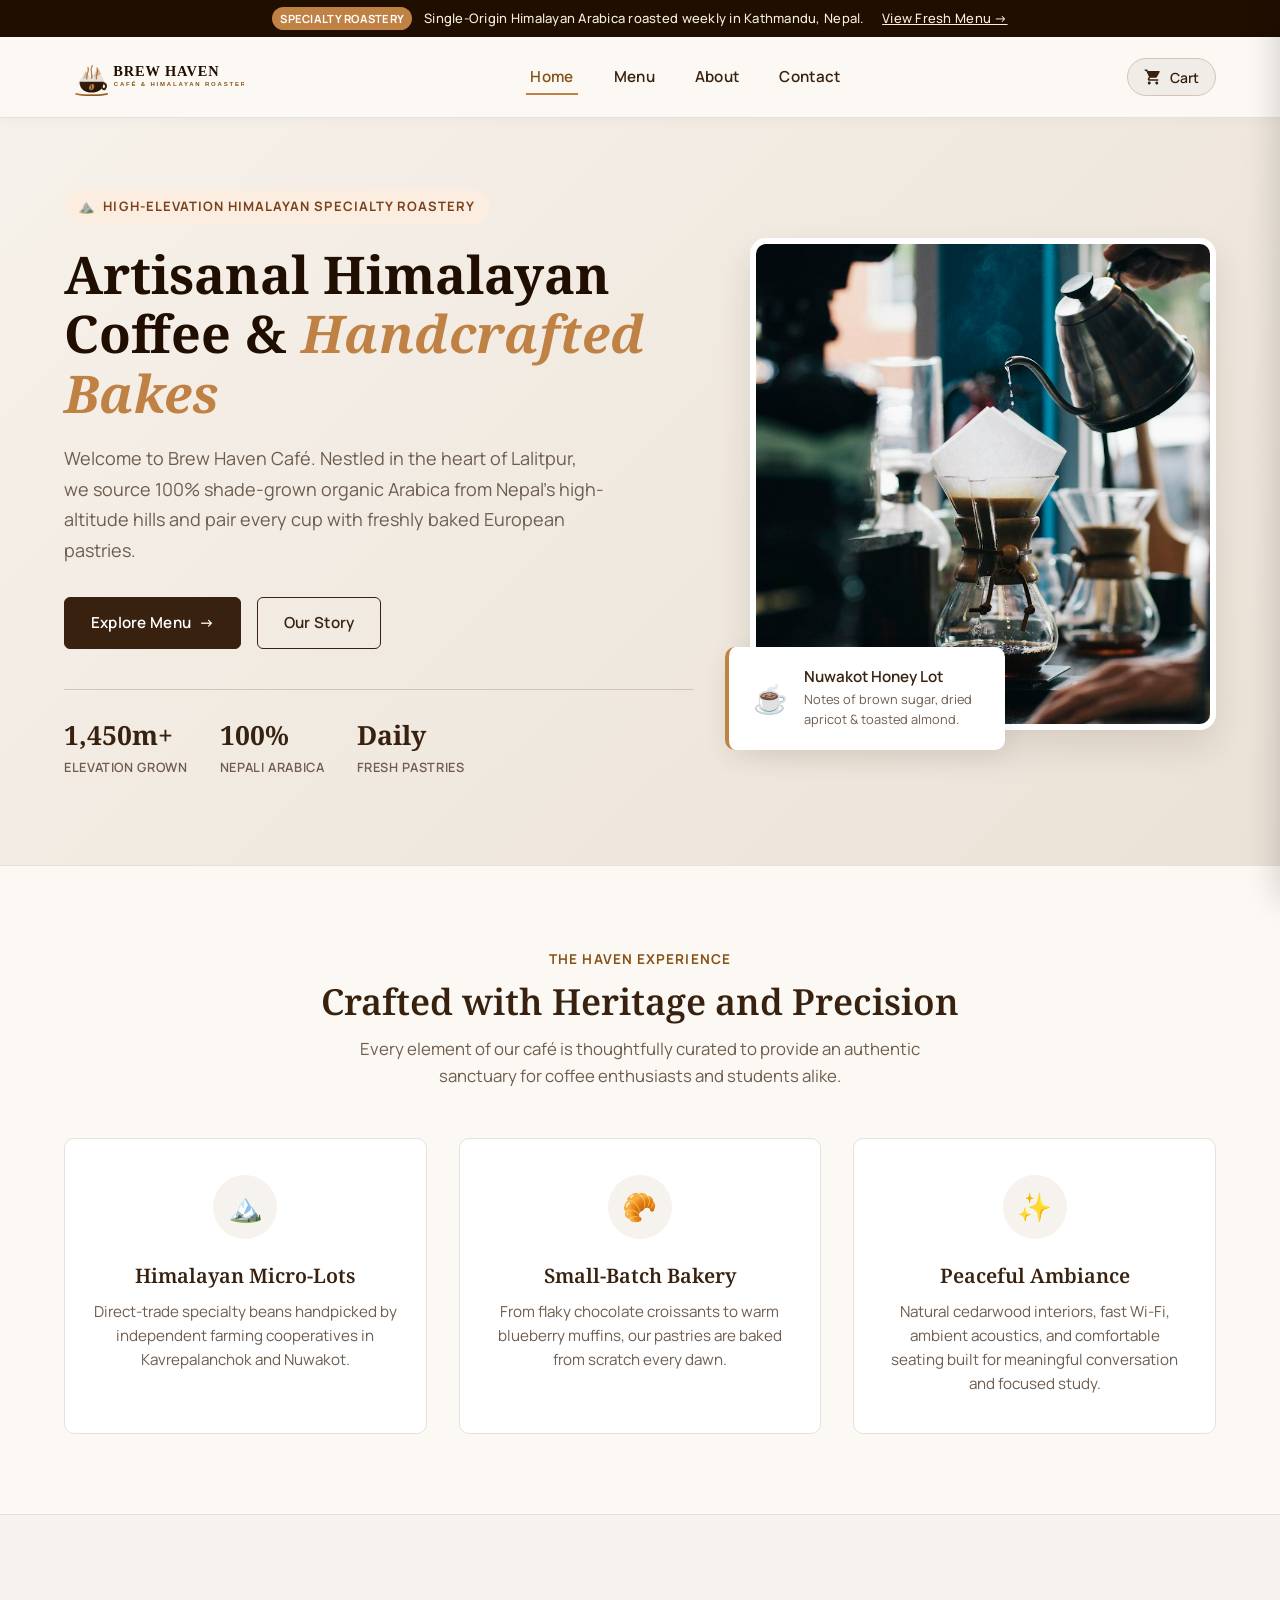
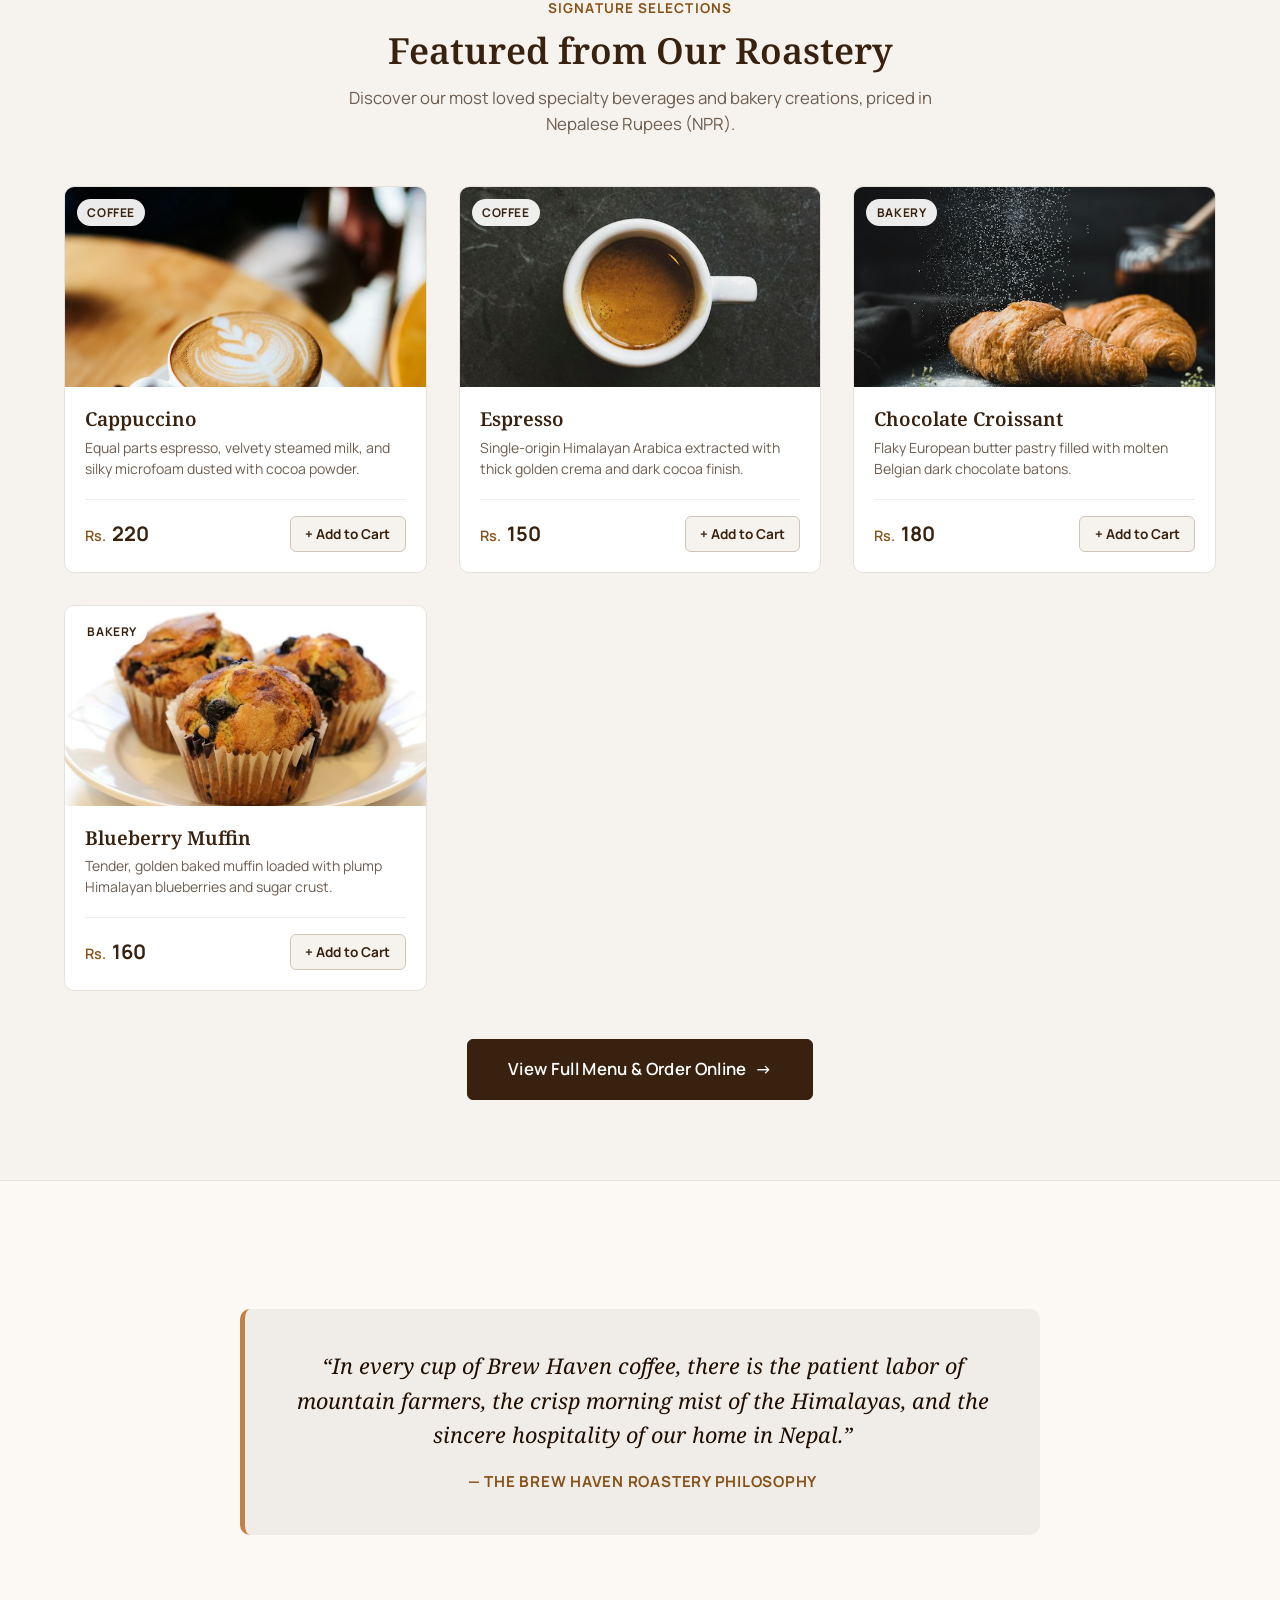
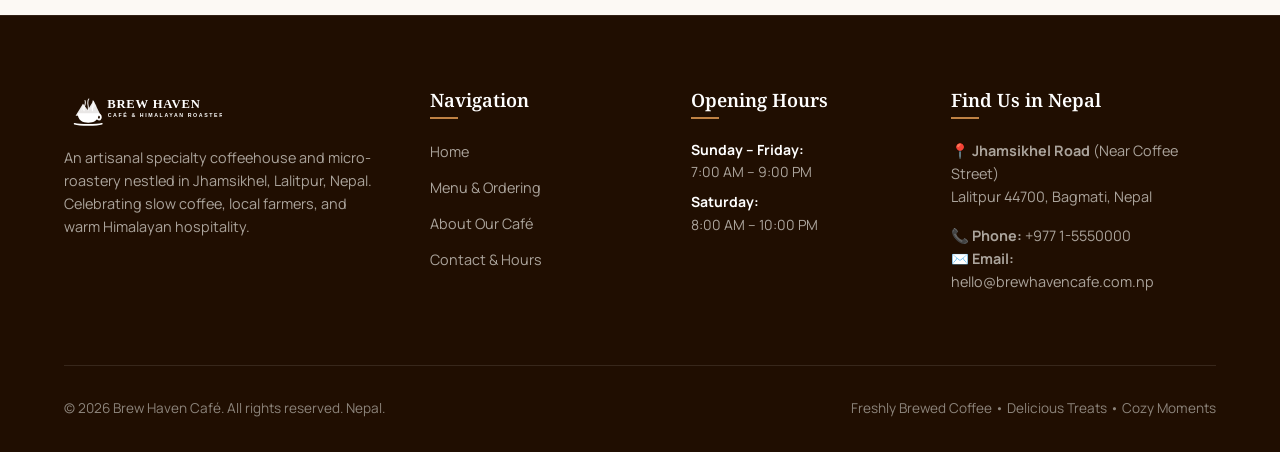
<file: index.html>
<!DOCTYPE html>
<html lang="en">
<head>
  <meta charset="UTF-8">
  <meta name="viewport" content="width=device-width, initial-scale=1.0">
  <title>Brew Haven Café — Artisanal Himalayan Roastery &amp; Bakery | Nepal</title>
  <meta name="description" content="Brew Haven Café is an artisanal specialty coffeehouse and bakery in Jhamsikhel, Lalitpur, Nepal, featuring single-origin Himalayan beans and fresh baked goods.">
  <meta property="og:title" content="Brew Haven Café — Himalayan Roastery &amp; Bakery">
  <meta property="og:description" content="Artisanal specialty coffeehouse and fresh bakery in Nepal.">
  <meta property="og:type" content="website">
  
  <!-- Shared CSS -->
  <link rel="stylesheet" href="style.css">
</head>
<body>

  <!-- Top Announcement Bar -->
  <div class="announcement-bar">
    <span class="badge">Specialty Roastery</span>
    <span>Single-Origin Himalayan Arabica roasted weekly in Kathmandu, Nepal.</span>
    <a href="menu.html">View Fresh Menu &rarr;</a>
  </div>

  <!-- Header & Sticky Navigation -->
  <header class="site-header">
    <div class="container navbar">
      <!-- Café Logo -->
      <a href="index.html" class="brand-logo" aria-label="Brew Haven Café Homepage">
        <img src="images/logo.svg" alt="Brew Haven Café Logo" width="220" height="50">
      </a>

      <!-- Desktop Navigation Menu -->
      <nav aria-label="Main Navigation">
        <ul class="nav-menu">
          <li><a href="index.html" class="nav-link active">Home</a></li>
          <li><a href="menu.html" class="nav-link">Menu</a></li>
          <li><a href="about.html" class="nav-link">About</a></li>
          <li><a href="contact.html" class="nav-link">Contact</a></li>
        </ul>
      </nav>

      <!-- Nav Actions (Cart & Mobile Button) -->
      <div class="nav-actions">
        <!-- Cart Trigger Button -->
        <button type="button" class="cart-trigger-btn" aria-label="View shopping cart">
          <svg class="cart-icon-svg" viewBox="0 0 24 24">
            <path d="M7 18c-1.1 0-1.99.9-1.99 2S5.9 22 7 22s2-.9 2-2-.9-2-2-2zM1 2v2h2l3.6 7.59-1.35 2.45c-.16.28-.25.61-.25.96 0 1.1.9 2 2 2h12v-2H7.42c-.14 0-.25-.11-.25-.25l.03-.12.9-1.63h7.45c.75 0 1.41-.41 1.75-1.03l3.58-6.49c.08-.14.12-.31.12-.48 0-.55-.45-1-1-1H5.21l-.94-2H1zm16 16c-1.1 0-1.99.9-1.99 2s.89 2 1.99 2 2-.9 2-2-.9-2-2-2z"/>
          </svg>
          <span>Cart</span>
          <span class="cart-badge" style="display: none;">0</span>
        </button>

        <!-- Mobile Hamburger Toggle -->
        <button type="button" class="mobile-toggle" aria-label="Toggle navigation menu" aria-expanded="false">
          <span></span>
          <span></span>
          <span></span>
        </button>
      </div>
    </div>
  </header>

  <main>
    <!-- Hero Section -->
    <section class="hero-section">
      <div class="container hero-grid">
        <div class="hero-content">
          <div class="hero-eyebrow">
            <span>⛰️</span>
            <span>High-Elevation Himalayan Specialty Roastery</span>
          </div>
          <h1 class="hero-title">
            Artisanal Himalayan Coffee &amp; <span>Handcrafted Bakes</span>
          </h1>
          <p class="hero-subtitle">
            Welcome to Brew Haven Café. Nestled in the heart of Lalitpur, we source 100% shade-grown organic Arabica from Nepal's high-altitude hills and pair every cup with freshly baked European pastries.
          </p>
          <div class="hero-buttons">
            <a href="menu.html" class="btn btn-primary">
              <span>Explore Menu</span>
              <span>&rarr;</span>
            </a>
            <a href="about.html" class="btn btn-outline">Our Story</a>
          </div>
          <div class="hero-highlights">
            <div class="hero-highlight-item">
              <span class="hero-highlight-num">1,450m+</span>
              <span class="hero-highlight-label">Elevation Grown</span>
            </div>
            <div class="hero-highlight-item">
              <span class="hero-highlight-num">100%</span>
              <span class="hero-highlight-label">Nepali Arabica</span>
            </div>
            <div class="hero-highlight-item">
              <span class="hero-highlight-num">Daily</span>
              <span class="hero-highlight-label">Fresh Pastries</span>
            </div>
          </div>
        </div>

        <div class="hero-media">
          <div class="hero-image-wrapper">
            <img src="images/hero.jpg" alt="Artisan Barista pouring latte art at Brew Haven Cafe" width="600" height="480">
          </div>
          <div class="hero-floating-card">
            <div class="floating-icon">☕</div>
            <div class="floating-text">
              <h4>Nuwakot Honey Lot</h4>
              <p>Notes of brown sugar, dried apricot &amp; toasted almond.</p>
            </div>
          </div>
        </div>
      </div>
    </section>

    <!-- Core Features Section -->
    <section class="features-section">
      <div class="container">
        <div class="section-header">
          <span class="section-tag">The Haven Experience</span>
          <h2 class="section-title">Crafted with Heritage and Precision</h2>
          <p class="section-desc">Every element of our café is thoughtfully curated to provide an authentic sanctuary for coffee enthusiasts and students alike.</p>
        </div>

        <div class="features-grid">
          <div class="feature-card">
            <div class="feature-icon-wrapper">🏔️</div>
            <h3>Himalayan Micro-Lots</h3>
            <p>Direct-trade specialty beans handpicked by independent farming cooperatives in Kavrepalanchok and Nuwakot.</p>
          </div>

          <div class="feature-card">
            <div class="feature-icon-wrapper">🥐</div>
            <h3>Small-Batch Bakery</h3>
            <p>From flaky chocolate croissants to warm blueberry muffins, our pastries are baked from scratch every dawn.</p>
          </div>

          <div class="feature-card">
            <div class="feature-icon-wrapper">✨</div>
            <h3>Peaceful Ambiance</h3>
            <p>Natural cedarwood interiors, fast Wi-Fi, ambient acoustics, and comfortable seating built for meaningful conversation and focused study.</p>
          </div>
        </div>
      </div>
    </section>

    <!-- Featured Products Showcase Section -->
    <section class="featured-section">
      <div class="container">
        <div class="section-header">
          <span class="section-tag">Signature Selections</span>
          <h2 class="section-title">Featured from Our Roastery</h2>
          <p class="section-desc">Discover our most loved specialty beverages and bakery creations, priced in Nepalese Rupees (NPR).</p>
        </div>

        <div class="featured-grid">
          <!-- Featured 1: Cappuccino -->
          <article class="product-card" data-category="coffee" data-name="Cappuccino">
            <div class="product-image-container">
              <img src="images/cappuccino.jpg" alt="Cappuccino" class="product-image" loading="lazy">
              <span class="product-category-badge">Coffee</span>
            </div>
            <div class="product-content">
              <h3 class="product-title">Cappuccino</h3>
              <p class="product-desc">Equal parts espresso, velvety steamed milk, and silky microfoam dusted with cocoa powder.</p>
              <div class="product-footer">
                <div class="product-price"><span class="currency">Rs.</span> 220</div>
                <button type="button" class="btn-add-cart" data-id="cappuccino">
                  <span>+ Add to Cart</span>
                </button>
              </div>
            </div>
          </article>

          <!-- Featured 2: Espresso -->
          <article class="product-card" data-category="coffee" data-name="Espresso">
            <div class="product-image-container">
              <img src="images/espresso.jpg" alt="Espresso" class="product-image" loading="lazy">
              <span class="product-category-badge">Coffee</span>
            </div>
            <div class="product-content">
              <h3 class="product-title">Espresso</h3>
              <p class="product-desc">Single-origin Himalayan Arabica extracted with thick golden crema and dark cocoa finish.</p>
              <div class="product-footer">
                <div class="product-price"><span class="currency">Rs.</span> 150</div>
                <button type="button" class="btn-add-cart" data-id="espresso">
                  <span>+ Add to Cart</span>
                </button>
              </div>
            </div>
          </article>

          <!-- Featured 3: Chocolate Croissant -->
          <article class="product-card" data-category="bakery" data-name="Chocolate Croissant">
            <div class="product-image-container">
              <img src="images/croissant.jpg" alt="Chocolate Croissant" class="product-image" loading="lazy">
              <span class="product-category-badge">Bakery</span>
            </div>
            <div class="product-content">
              <h3 class="product-title">Chocolate Croissant</h3>
              <p class="product-desc">Flaky European butter pastry filled with molten Belgian dark chocolate batons.</p>
              <div class="product-footer">
                <div class="product-price"><span class="currency">Rs.</span> 180</div>
                <button type="button" class="btn-add-cart" data-id="croissant">
                  <span>+ Add to Cart</span>
                </button>
              </div>
            </div>
          </article>

          <!-- Featured 4: Blueberry Muffin -->
          <article class="product-card" data-category="bakery" data-name="Blueberry Muffin">
            <div class="product-image-container">
              <img src="images/muffin.jpg" alt="Blueberry Muffin" class="product-image" loading="lazy">
              <span class="product-category-badge">Bakery</span>
            </div>
            <div class="product-content">
              <h3 class="product-title">Blueberry Muffin</h3>
              <p class="product-desc">Tender, golden baked muffin loaded with plump Himalayan blueberries and sugar crust.</p>
              <div class="product-footer">
                <div class="product-price"><span class="currency">Rs.</span> 160</div>
                <button type="button" class="btn-add-cart" data-id="muffin">
                  <span>+ Add to Cart</span>
                </button>
              </div>
            </div>
          </article>
        </div>

        <div class="text-center">
          <a href="menu.html" class="btn btn-primary" style="padding: 1rem 2.5rem; font-size: 1.05rem;">
            <span>View Full Menu &amp; Order Online</span>
            <span>&rarr;</span>
          </a>
        </div>
      </div>
    </section>

    <!-- Story Quote / Invitation -->
    <section class="story-section">
      <div class="container">
        <div class="story-quote-box">
          <blockquote>
            &ldquo;In every cup of Brew Haven coffee, there is the patient labor of mountain farmers, the crisp morning mist of the Himalayas, and the sincere hospitality of our home in Nepal.&rdquo;
          </blockquote>
          <span class="story-quote-author">— The Brew Haven Roastery Philosophy</span>
        </div>
      </div>
    </section>
  </main>

  <!-- Slide-Over Quick Cart Drawer (Global on All Pages) -->
  <div class="cart-drawer-overlay" id="cart-drawer-overlay"></div>
  <aside class="cart-drawer" id="cart-drawer" aria-label="Shopping Cart Drawer">
    <div class="cart-drawer-header">
      <h3 style="font-size: 1.25rem;">Your Cart Tray</h3>
      <button type="button" class="drawer-close-btn" id="drawer-close-btn" aria-label="Close cart drawer">&times;</button>
    </div>
    <div class="cart-drawer-body" id="drawer-cart-items">
      <!-- Injected dynamically by script.js -->
    </div>
    <div class="cart-drawer-footer">
      <div style="display:flex; justify-content:space-between; font-weight:700; margin-bottom: 1rem; font-size: 1.15rem; color: var(--color-primary);">
        <span>Total:</span>
        <span id="drawer-cart-total">Rs. 0</span>
      </div>
      <div style="display:flex; gap: 0.5rem;">
        <a href="menu.html#cart-section" class="btn btn-outline btn-sm" style="flex:1;">Full Cart</a>
        <button type="button" class="btn btn-primary btn-sm" id="drawer-btn-checkout" style="flex:1;">Order Now</button>
      </div>
    </div>
  </aside>

  <!-- Toast Notification Container -->
  <div class="toast-container" id="toast-container"></div>

  <!-- Site Footer -->
  <footer class="site-footer">
    <div class="container">
      <div class="footer-grid">
        <!-- Col 1: Brand Info -->
        <div class="footer-col">
          <img src="images/logo.svg" alt="Brew Haven Café" style="filter: brightness(0) invert(1); height: 42px; margin-bottom: 1rem;">
          <p>
            An artisanal specialty coffeehouse and micro-roastery nestled in Jhamsikhel, Lalitpur, Nepal. Celebrating slow coffee, local farmers, and warm Himalayan hospitality.
          </p>
        </div>

        <!-- Col 2: Navigation Links -->
        <div class="footer-col">
          <h4>Navigation</h4>
          <ul class="footer-links">
            <li><a href="index.html">Home</a></li>
            <li><a href="menu.html">Menu &amp; Ordering</a></li>
            <li><a href="about.html">About Our Café</a></li>
            <li><a href="contact.html">Contact &amp; Hours</a></li>
          </ul>
        </div>

        <!-- Col 3: Hours -->
        <div class="footer-col">
          <h4>Opening Hours</h4>
          <ul class="footer-hours-list">
            <li><strong>Sunday – Friday:</strong><br>7:00 AM – 9:00 PM</li>
            <li><strong>Saturday:</strong><br>8:00 AM – 10:00 PM</li>
          </ul>
        </div>

        <!-- Col 4: Contact & Location -->
        <div class="footer-col">
          <h4>Find Us in Nepal</h4>
          <p>
            📍 <strong>Jhamsikhel Road</strong> (Near Coffee Street)<br>
            Lalitpur 44700, Bagmati, Nepal
          </p>
          <p style="margin-top: 0.75rem;">
            📞 <strong>Phone:</strong> +977 1-5550000<br>
            ✉️ <strong>Email:</strong> hello@brewhavencafe.com.np
          </p>
        </div>
      </div>

      <div class="footer-bottom">
        <div>
          &copy; 2026 Brew Haven Café. All rights reserved. Nepal.
        </div>
        <div>
          <span>Freshly Brewed Coffee • Delicious Treats • Cozy Moments</span>
        </div>
      </div>
    </div>
  </footer>

  <!-- Shared JavaScript -->
  <script src="script.js"></script>
</body>
</html>
</file>
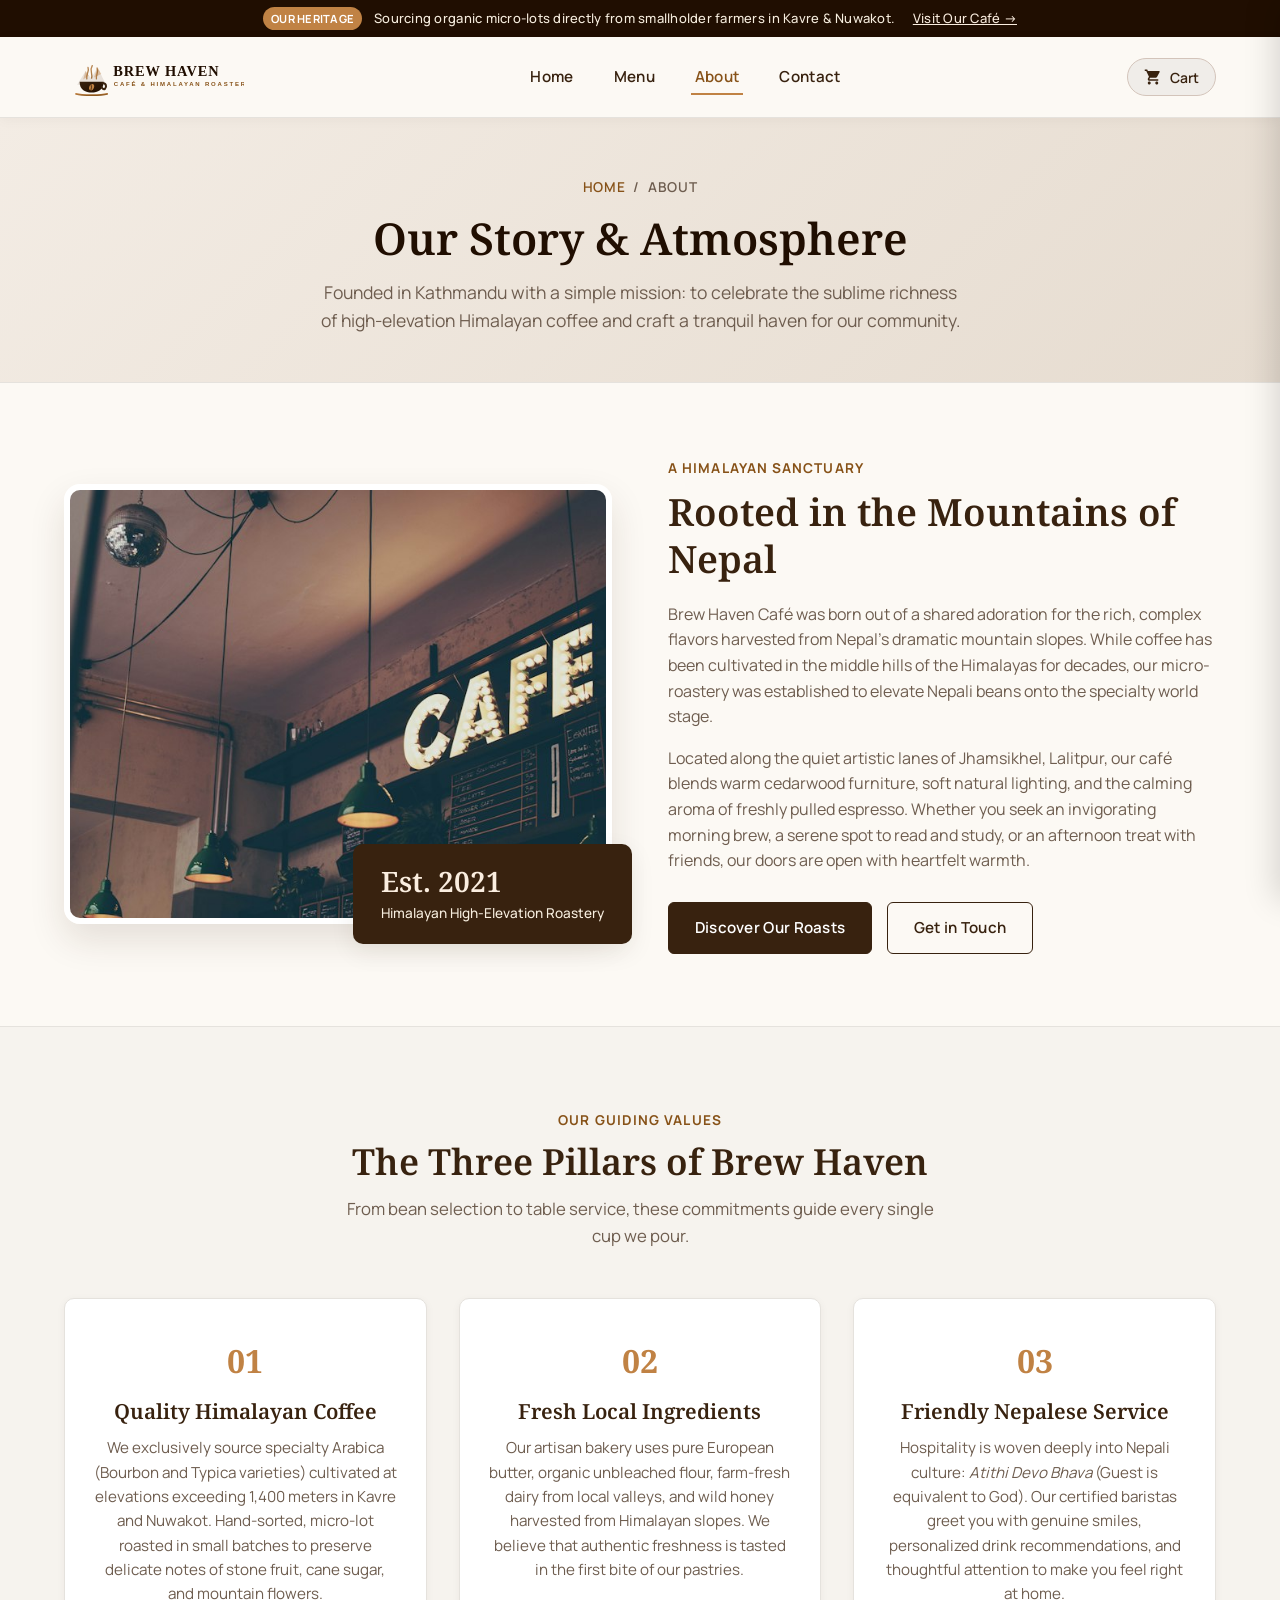
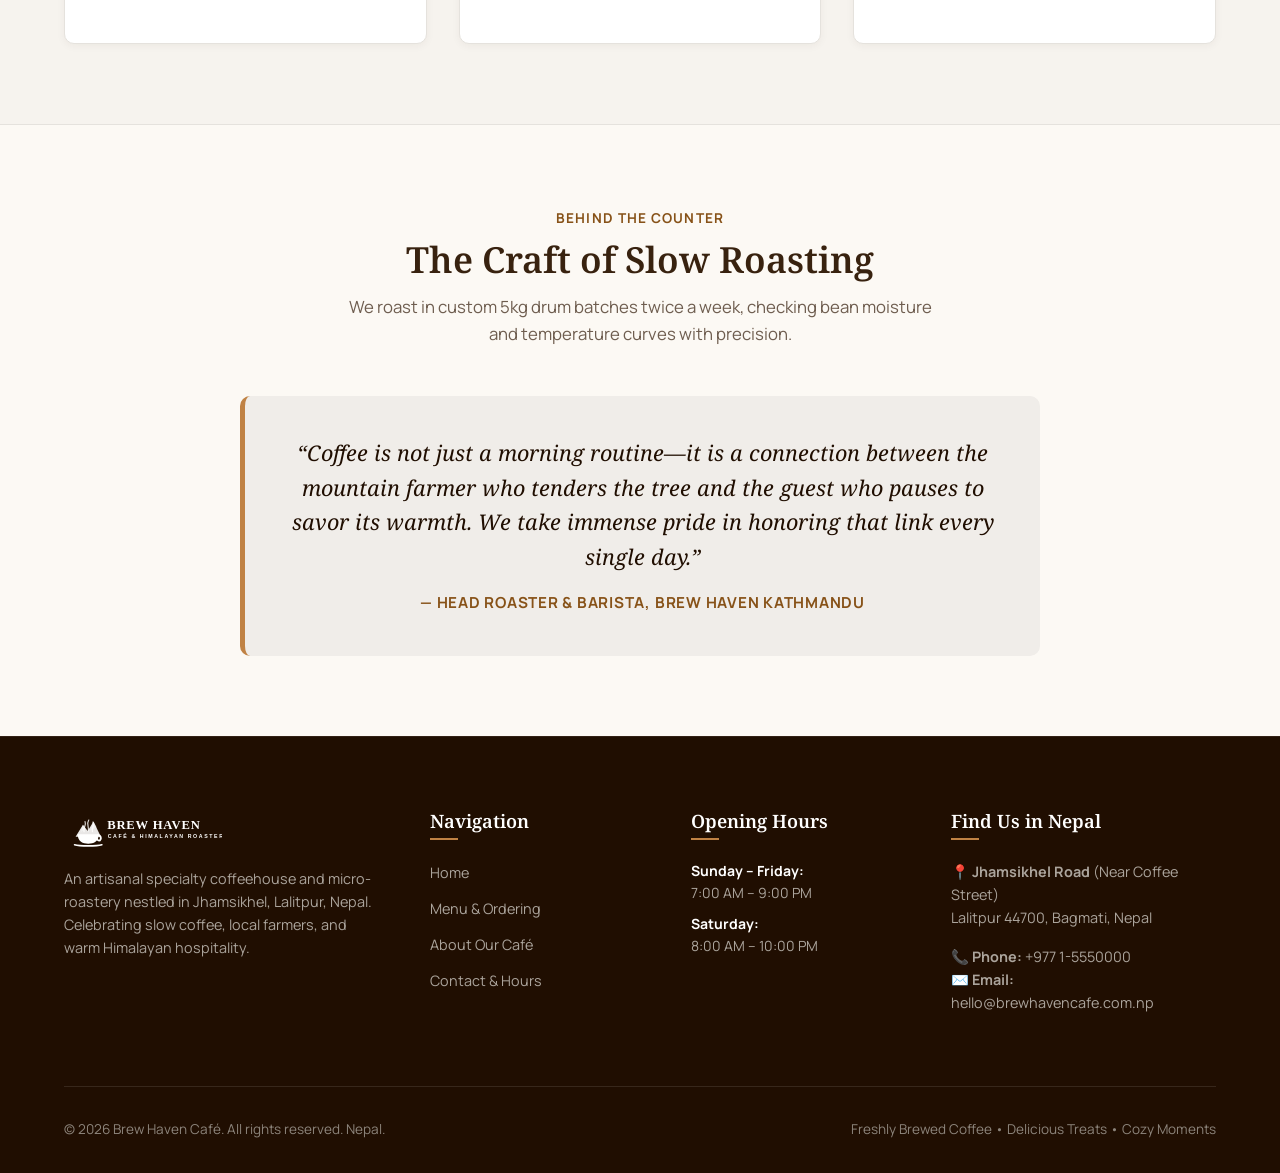
<file: about.html>
<!DOCTYPE html>
<html lang="en">
<head>
  <meta charset="UTF-8">
  <meta name="viewport" content="width=device-width, initial-scale=1.0">
  <title>About Our Café &amp; Roastery — Brew Haven Café | Nepal</title>
  <meta name="description" content="Learn the story of Brew Haven Café, our Himalayan coffee origins, slow-roasting philosophy, and passion for warm hospitality in Kathmandu, Nepal.">
  <meta property="og:title" content="About Brew Haven Café — Himalayan Coffee Heritage">
  <meta property="og:description" content="Discover our journey bringing single-origin Nepalese coffee to life with artisanal bakery.">
  <meta property="og:type" content="website">

  <!-- Shared CSS -->
  <link rel="stylesheet" href="style.css">
</head>
<body>

  <!-- Top Announcement Bar -->
  <div class="announcement-bar">
    <span class="badge">Our Heritage</span>
    <span>Sourcing organic micro-lots directly from smallholder farmers in Kavre &amp; Nuwakot.</span>
    <a href="contact.html">Visit Our Café &rarr;</a>
  </div>

  <!-- Header & Sticky Navigation -->
  <header class="site-header">
    <div class="container navbar">
      <!-- Café Logo -->
      <a href="index.html" class="brand-logo" aria-label="Brew Haven Café Homepage">
        <img src="images/logo.svg" alt="Brew Haven Café Logo" width="220" height="50">
      </a>

      <!-- Desktop Navigation Menu -->
      <nav aria-label="Main Navigation">
        <ul class="nav-menu">
          <li><a href="index.html" class="nav-link">Home</a></li>
          <li><a href="menu.html" class="nav-link">Menu</a></li>
          <li><a href="about.html" class="nav-link active">About</a></li>
          <li><a href="contact.html" class="nav-link">Contact</a></li>
        </ul>
      </nav>

      <!-- Nav Actions -->
      <div class="nav-actions">
        <!-- Cart Trigger Button -->
        <button type="button" class="cart-trigger-btn" aria-label="View shopping cart">
          <svg class="cart-icon-svg" viewBox="0 0 24 24">
            <path d="M7 18c-1.1 0-1.99.9-1.99 2S5.9 22 7 22s2-.9 2-2-.9-2-2-2zM1 2v2h2l3.6 7.59-1.35 2.45c-.16.28-.25.61-.25.96 0 1.1.9 2 2 2h12v-2H7.42c-.14 0-.25-.11-.25-.25l.03-.12.9-1.63h7.45c.75 0 1.41-.41 1.75-1.03l3.58-6.49c.08-.14.12-.31.12-.48 0-.55-.45-1-1-1H5.21l-.94-2H1zm16 16c-1.1 0-1.99.9-1.99 2s.89 2 1.99 2 2-.9 2-2-.9-2-2-2z"/>
          </svg>
          <span>Cart</span>
          <span class="cart-badge" style="display: none;">0</span>
        </button>

        <!-- Mobile Hamburger Toggle -->
        <button type="button" class="mobile-toggle" aria-label="Toggle navigation menu" aria-expanded="false">
          <span></span>
          <span></span>
          <span></span>
        </button>
      </div>
    </div>
  </header>

  <main>
    <!-- Page Banner -->
    <section class="page-banner">
      <div class="container">
        <div class="breadcrumb">
          <a href="index.html">Home</a>
          <span>/</span>
          <span>About</span>
        </div>
        <h1>Our Story &amp; Atmosphere</h1>
        <p>
          Founded in Kathmandu with a simple mission: to celebrate the sublime richness of high-elevation Himalayan coffee and craft a tranquil haven for our community.
        </p>
      </div>
    </section>

    <!-- About Main Story & Cafe Image -->
    <section class="about-hero-section">
      <div class="container about-grid">
        <div class="about-image-stack">
          <img src="images/about.jpg" alt="Interior view of Brew Haven Cafe in Jhamsikhel, Lalitpur" class="about-main-img">
          <div class="about-badge-card">
            <h4>Est. 2021</h4>
            <p>Himalayan High-Elevation Roastery</p>
          </div>
        </div>

        <div class="about-story-content">
          <span class="section-tag">A Himalayan Sanctuary</span>
          <h2 style="font-size: 2.35rem; margin-bottom: 1.25rem;">Rooted in the Mountains of Nepal</h2>
          <p>
            Brew Haven Café was born out of a shared adoration for the rich, complex flavors harvested from Nepal’s dramatic mountain slopes. While coffee has been cultivated in the middle hills of the Himalayas for decades, our micro-roastery was established to elevate Nepali beans onto the specialty world stage.
          </p>
          <p>
            Located along the quiet artistic lanes of Jhamsikhel, Lalitpur, our café blends warm cedarwood furniture, soft natural lighting, and the calming aroma of freshly pulled espresso. Whether you seek an invigorating morning brew, a serene spot to read and study, or an afternoon treat with friends, our doors are open with heartfelt warmth.
          </p>
          <div style="margin-top: 1.75rem;">
            <a href="menu.html" class="btn btn-primary">Discover Our Roasts</a>
            <a href="contact.html" class="btn btn-outline" style="margin-left: 0.75rem;">Get in Touch</a>
          </div>
        </div>
      </div>
    </section>

    <!-- Three Core Pillars Section -->
    <section class="pillars-section">
      <div class="container">
        <div class="section-header">
          <span class="section-tag">Our Guiding Values</span>
          <h2 class="section-title">The Three Pillars of Brew Haven</h2>
          <p class="section-desc">From bean selection to table service, these commitments guide every single cup we pour.</p>
        </div>

        <div class="pillars-grid">
          <!-- Pillar 1: Quality Coffee -->
          <article class="pillar-card">
            <div class="pillar-number">01</div>
            <h3>Quality Himalayan Coffee</h3>
            <p>
              We exclusively source specialty Arabica (Bourbon and Typica varieties) cultivated at elevations exceeding 1,400 meters in Kavre and Nuwakot. Hand-sorted, micro-lot roasted in small batches to preserve delicate notes of stone fruit, cane sugar, and mountain flowers.
            </p>
          </article>

          <!-- Pillar 2: Fresh Farm Ingredients -->
          <article class="pillar-card">
            <div class="pillar-number">02</div>
            <h3>Fresh Local Ingredients</h3>
            <p>
              Our artisan bakery uses pure European butter, organic unbleached flour, farm-fresh dairy from local valleys, and wild honey harvested from Himalayan slopes. We believe that authentic freshness is tasted in the first bite of our pastries.
            </p>
          </article>

          <!-- Pillar 3: Friendly Service -->
          <article class="pillar-card">
            <div class="pillar-number">03</div>
            <h3>Friendly Nepalese Service</h3>
            <p>
              Hospitality is woven deeply into Nepali culture: <em>Atithi Devo Bhava</em> (Guest is equivalent to God). Our certified baristas greet you with genuine smiles, personalized drink recommendations, and thoughtful attention to make you feel right at home.
            </p>
          </article>
        </div>
      </div>
    </section>

    <!-- Barista & Craft Spotlight -->
    <section class="story-section">
      <div class="container">
        <div class="section-header">
          <span class="section-tag">Behind the Counter</span>
          <h2 class="section-title">The Craft of Slow Roasting</h2>
          <p class="section-desc">We roast in custom 5kg drum batches twice a week, checking bean moisture and temperature curves with precision.</p>
        </div>

        <div class="story-quote-box">
          <blockquote>
            &ldquo;Coffee is not just a morning routine—it is a connection between the mountain farmer who tenders the tree and the guest who pauses to savor its warmth. We take immense pride in honoring that link every single day.&rdquo;
          </blockquote>
          <span class="story-quote-author">— Head Roaster &amp; Barista, Brew Haven Kathmandu</span>
        </div>
      </div>
    </section>
  </main>

  <!-- Slide-Over Quick Cart Drawer (Global) -->
  <div class="cart-drawer-overlay" id="cart-drawer-overlay"></div>
  <aside class="cart-drawer" id="cart-drawer" aria-label="Shopping Cart Drawer">
    <div class="cart-drawer-header">
      <h3 style="font-size: 1.25rem;">Your Cart Tray</h3>
      <button type="button" class="drawer-close-btn" id="drawer-close-btn" aria-label="Close cart drawer">&times;</button>
    </div>
    <div class="cart-drawer-body" id="drawer-cart-items">
      <!-- Injected dynamically by script.js -->
    </div>
    <div class="cart-drawer-footer">
      <div style="display:flex; justify-content:space-between; font-weight:700; margin-bottom: 1rem; font-size: 1.15rem; color: var(--color-primary);">
        <span>Total:</span>
        <span id="drawer-cart-total">Rs. 0</span>
      </div>
      <div style="display:flex; gap: 0.5rem;">
        <a href="menu.html#cart-section" class="btn btn-outline btn-sm" style="flex:1;">Full Cart</a>
        <button type="button" class="btn btn-primary btn-sm" id="drawer-btn-checkout" style="flex:1;">Order Now</button>
      </div>
    </div>
  </aside>

  <!-- Toast Notification Container -->
  <div class="toast-container" id="toast-container"></div>

  <!-- Site Footer -->
  <footer class="site-footer">
    <div class="container">
      <div class="footer-grid">
        <div class="footer-col">
          <img src="images/logo.svg" alt="Brew Haven Café" style="filter: brightness(0) invert(1); height: 42px; margin-bottom: 1rem;">
          <p>
            An artisanal specialty coffeehouse and micro-roastery nestled in Jhamsikhel, Lalitpur, Nepal. Celebrating slow coffee, local farmers, and warm Himalayan hospitality.
          </p>
        </div>

        <div class="footer-col">
          <h4>Navigation</h4>
          <ul class="footer-links">
            <li><a href="index.html">Home</a></li>
            <li><a href="menu.html">Menu &amp; Ordering</a></li>
            <li><a href="about.html">About Our Café</a></li>
            <li><a href="contact.html">Contact &amp; Hours</a></li>
          </ul>
        </div>

        <div class="footer-col">
          <h4>Opening Hours</h4>
          <ul class="footer-hours-list">
            <li><strong>Sunday – Friday:</strong><br>7:00 AM – 9:00 PM</li>
            <li><strong>Saturday:</strong><br>8:00 AM – 10:00 PM</li>
          </ul>
        </div>

        <div class="footer-col">
          <h4>Find Us in Nepal</h4>
          <p>
            📍 <strong>Jhamsikhel Road</strong> (Near Coffee Street)<br>
            Lalitpur 44700, Bagmati, Nepal
          </p>
          <p style="margin-top: 0.75rem;">
            📞 <strong>Phone:</strong> +977 1-5550000<br>
            ✉️ <strong>Email:</strong> hello@brewhavencafe.com.np
          </p>
        </div>
      </div>

      <div class="footer-bottom">
        <div>
          &copy; 2026 Brew Haven Café. All rights reserved. Nepal.
        </div>
        <div>
          <span>Freshly Brewed Coffee • Delicious Treats • Cozy Moments</span>
        </div>
      </div>
    </div>
  </footer>

  <!-- Shared JavaScript -->
  <script src="script.js"></script>
</body>
</html>
</file>
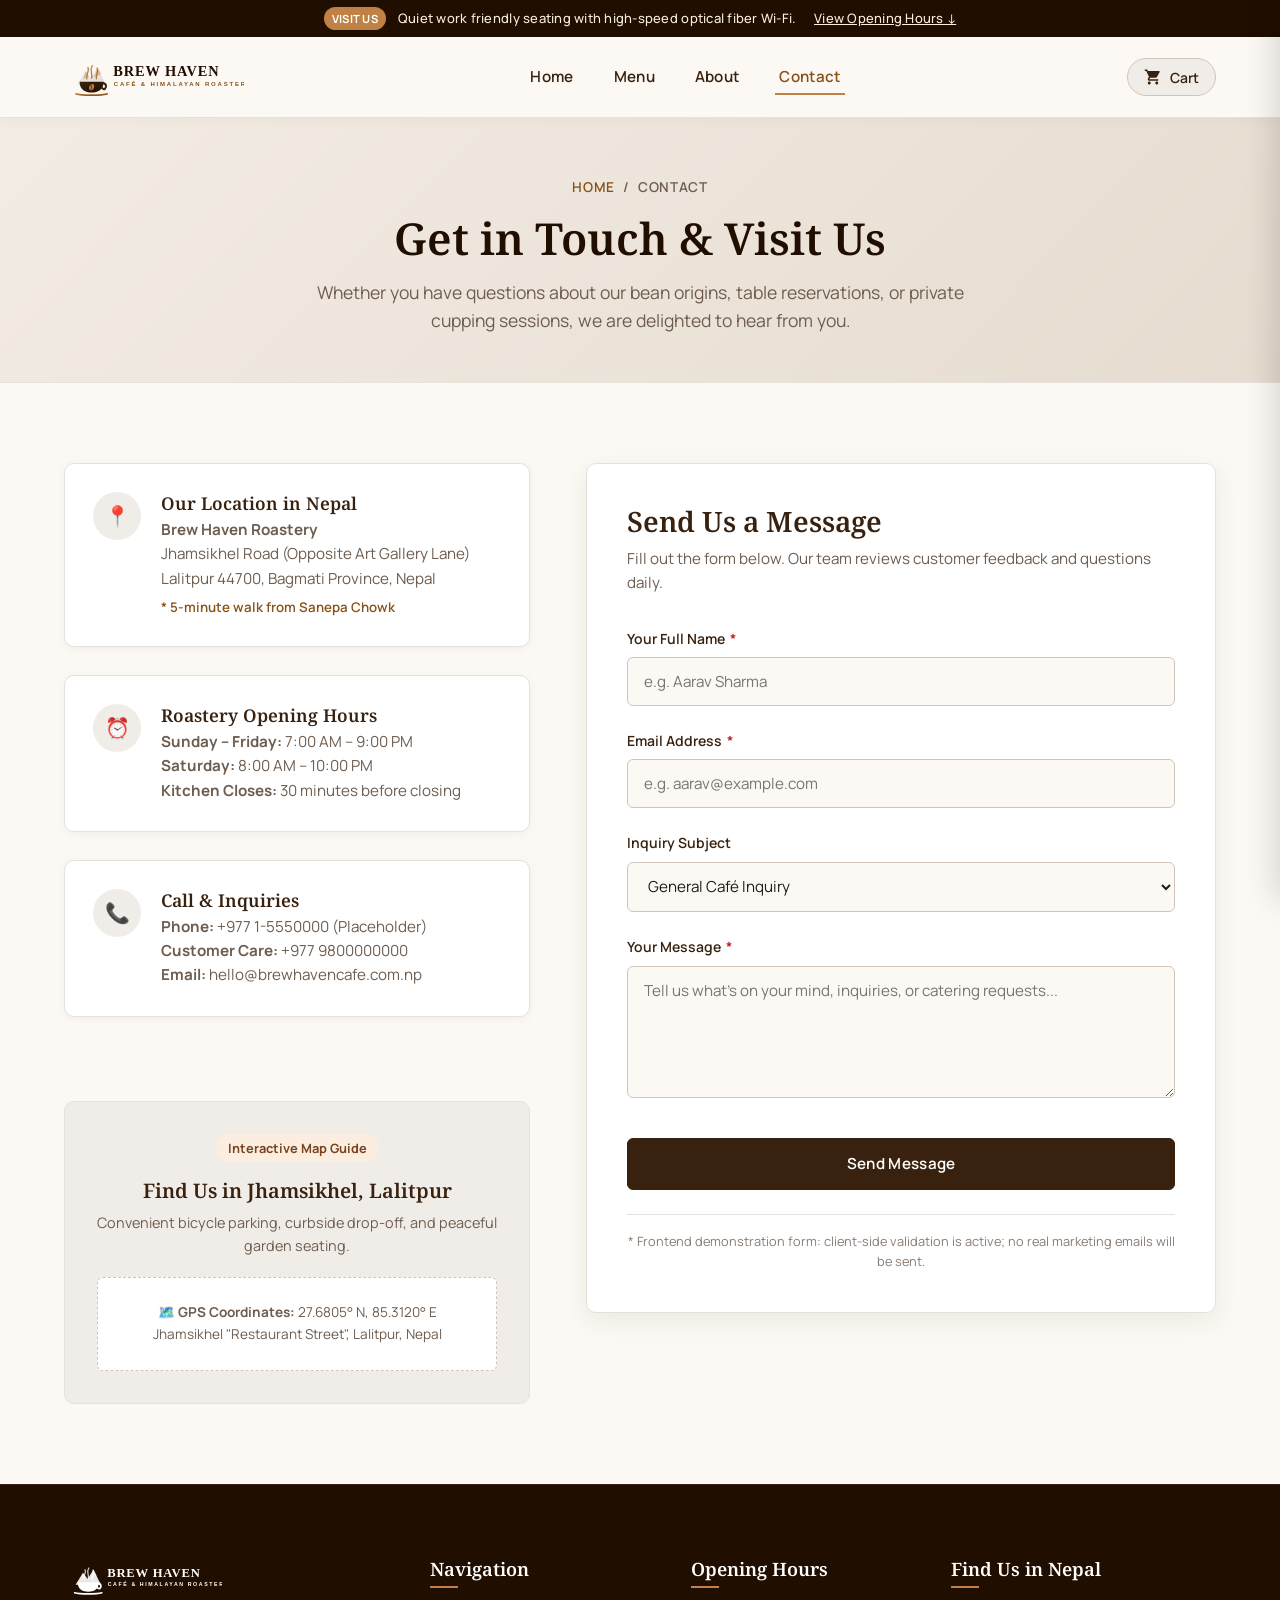
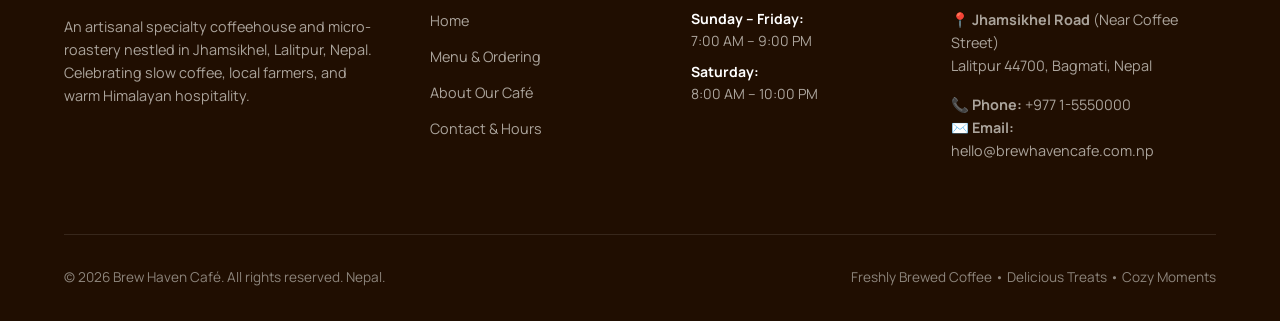
<file: contact.html>
<!DOCTYPE html>
<html lang="en">
<head>
  <meta charset="UTF-8">
  <meta name="viewport" content="width=device-width, initial-scale=1.0">
  <title>Contact &amp; Hours — Brew Haven Café | Nepal</title>
  <meta name="description" content="Get in touch with Brew Haven Café in Jhamsikhel, Lalitpur, Nepal. Check opening hours, address details, and send an online inquiry.">
  <meta property="og:title" content="Contact Brew Haven Café — Hours &amp; Location">
  <meta property="og:description" content="Reach our team, plan a visit to our Kathmandu valley café, or send us a message.">
  <meta property="og:type" content="website">

  <!-- Shared CSS -->
  <link rel="stylesheet" href="style.css">
</head>
<body>

  <!-- Top Announcement Bar -->
  <div class="announcement-bar">
    <span class="badge">Visit Us</span>
    <span>Quiet work friendly seating with high-speed optical fiber Wi-Fi.</span>
    <a href="#contact-details">View Opening Hours &darr;</a>
  </div>

  <!-- Header & Sticky Navigation -->
  <header class="site-header">
    <div class="container navbar">
      <!-- Café Logo -->
      <a href="index.html" class="brand-logo" aria-label="Brew Haven Café Homepage">
        <img src="images/logo.svg" alt="Brew Haven Café Logo" width="220" height="50">
      </a>

      <!-- Desktop Navigation Menu -->
      <nav aria-label="Main Navigation">
        <ul class="nav-menu">
          <li><a href="index.html" class="nav-link">Home</a></li>
          <li><a href="menu.html" class="nav-link">Menu</a></li>
          <li><a href="about.html" class="nav-link">About</a></li>
          <li><a href="contact.html" class="nav-link active">Contact</a></li>
        </ul>
      </nav>

      <!-- Nav Actions -->
      <div class="nav-actions">
        <!-- Cart Trigger Button -->
        <button type="button" class="cart-trigger-btn" aria-label="View shopping cart">
          <svg class="cart-icon-svg" viewBox="0 0 24 24">
            <path d="M7 18c-1.1 0-1.99.9-1.99 2S5.9 22 7 22s2-.9 2-2-.9-2-2-2zM1 2v2h2l3.6 7.59-1.35 2.45c-.16.28-.25.61-.25.96 0 1.1.9 2 2 2h12v-2H7.42c-.14 0-.25-.11-.25-.25l.03-.12.9-1.63h7.45c.75 0 1.41-.41 1.75-1.03l3.58-6.49c.08-.14.12-.31.12-.48 0-.55-.45-1-1-1H5.21l-.94-2H1zm16 16c-1.1 0-1.99.9-1.99 2s.89 2 1.99 2 2-.9 2-2-.9-2-2-2z"/>
          </svg>
          <span>Cart</span>
          <span class="cart-badge" style="display: none;">0</span>
        </button>

        <!-- Mobile Hamburger Toggle -->
        <button type="button" class="mobile-toggle" aria-label="Toggle navigation menu" aria-expanded="false">
          <span></span>
          <span></span>
          <span></span>
        </button>
      </div>
    </div>
  </header>

  <main>
    <!-- Page Banner -->
    <section class="page-banner">
      <div class="container">
        <div class="breadcrumb">
          <a href="index.html">Home</a>
          <span>/</span>
          <span>Contact</span>
        </div>
        <h1>Get in Touch &amp; Visit Us</h1>
        <p>
          Whether you have questions about our bean origins, table reservations, or private cupping sessions, we are delighted to hear from you.
        </p>
      </div>
    </section>

    <!-- Main Contact Section -->
    <section class="contact-section" id="contact-details">
      <div class="container">
        <div class="contact-layout">

          <!-- Left Column: Information Cards & Hours -->
          <div class="contact-info-col">
            <!-- Card 1: Location -->
            <div class="contact-info-card">
              <div class="contact-icon">📍</div>
              <div class="contact-details">
                <h4>Our Location in Nepal</h4>
                <p>
                  <strong>Brew Haven Roastery</strong><br>
                  Jhamsikhel Road (Opposite Art Gallery Lane)<br>
                  Lalitpur 44700, Bagmati Province, Nepal
                </p>
                <small style="color: var(--color-secondary-dark); font-weight: 600; display: block; margin-top: 0.35rem;">
                  * 5-minute walk from Sanepa Chowk
                </small>
              </div>
            </div>

            <!-- Card 2: Hours -->
            <div class="contact-info-card">
              <div class="contact-icon">⏰</div>
              <div class="contact-details">
                <h4>Roastery Opening Hours</h4>
                <p>
                  <strong>Sunday – Friday:</strong> 7:00 AM – 9:00 PM<br>
                  <strong>Saturday:</strong> 8:00 AM – 10:00 PM<br>
                  <strong>Kitchen Closes:</strong> 30 minutes before closing
                </p>
              </div>
            </div>

            <!-- Card 3: Contact Details -->
            <div class="contact-info-card">
              <div class="contact-icon">📞</div>
              <div class="contact-details">
                <h4>Call &amp; Inquiries</h4>
                <p>
                  <strong>Phone:</strong> +977 1-5550000 (Placeholder)<br>
                  <strong>Customer Care:</strong> +977 9800000000<br>
                  <strong>Email:</strong> hello@brewhavencafe.com.np
                </p>
              </div>
            </div>

            <!-- Visual Map Placeholder Card -->
            <div class="map-placeholder-card">
              <span class="map-badge">Interactive Map Guide</span>
              <h4>Find Us in Jhamsikhel, Lalitpur</h4>
              <p style="font-size: 0.9rem; color: var(--color-text-muted); margin-bottom: 1.25rem;">
                Convenient bicycle parking, curbside drop-off, and peaceful garden seating.
              </p>
              <div style="background: #ffffff; border: 1px dashed var(--color-outline-dark); padding: 1.5rem; border-radius: var(--radius-sm); font-size: 0.85rem; color: var(--color-text-muted);">
                🗺️ <strong>GPS Coordinates:</strong> 27.6805° N, 85.3120° E<br>
                <span>Jhamsikhel "Restaurant Street", Lalitpur, Nepal</span>
              </div>
            </div>
          </div>

          <!-- Right Column: Interactive Contact Form -->
          <div class="contact-form-card">
            <h3>Send Us a Message</h3>
            <p style="color: var(--color-text-muted); font-size: 0.95rem;">
              Fill out the form below. Our team reviews customer feedback and questions daily.
            </p>

            <!-- Success Alert Banner (Appears dynamically upon submission) -->
            <div class="alert-success" id="contact-success-alert" role="status" aria-live="polite">
              <!-- Dynamically rendered via script.js -->
            </div>

            <!-- Form -->
            <form id="contact-form" novalidate>
              <!-- Full Name Field -->
              <div class="form-group">
                <label for="contact-name" class="form-label">
                  Your Full Name <span class="required">*</span>
                </label>
                <input 
                  type="text" 
                  id="contact-name" 
                  name="name" 
                  class="form-control" 
                  placeholder="e.g. Aarav Sharma" 
                  required
                >
                <div class="form-error-msg" id="contact-name-error"></div>
              </div>

              <!-- Email Field -->
              <div class="form-group">
                <label for="contact-email" class="form-label">
                  Email Address <span class="required">*</span>
                </label>
                <input 
                  type="email" 
                  id="contact-email" 
                  name="email" 
                  class="form-control" 
                  placeholder="e.g. aarav@example.com" 
                  required
                >
                <div class="form-error-msg" id="contact-email-error"></div>
              </div>

              <!-- Subject Field (Optional / Helpful) -->
              <div class="form-group">
                <label for="contact-subject" class="form-label">Inquiry Subject</label>
                <select id="contact-subject" name="subject" class="form-control">
                  <option value="general">General Café Inquiry</option>
                  <option value="beans">Specialty Coffee Beans &amp; Roasts</option>
                  <option value="table">Table Reservation &amp; Workspace</option>
                  <option value="events">Private Event or Cupping Workshop</option>
                  <option value="feedback">Customer Experience &amp; Feedback</option>
                </select>
              </div>

              <!-- Message Field -->
              <div class="form-group">
                <label for="contact-message" class="form-label">
                  Your Message <span class="required">*</span>
                </label>
                <textarea 
                  id="contact-message" 
                  name="message" 
                  rows="5" 
                  class="form-control" 
                  placeholder="Tell us what's on your mind, inquiries, or catering requests..." 
                  required
                ></textarea>
                <div class="form-error-msg" id="contact-message-error"></div>
              </div>

              <div style="margin-top: 2rem;">
                <button type="submit" class="btn btn-primary" id="contact-submit-btn" style="width: 100%; padding: 0.9rem;">
                  Send Message
                </button>
              </div>
            </form>

            <div style="margin-top: 1.5rem; padding-top: 1rem; border-top: 1px solid var(--color-outline); font-size: 0.8rem; color: var(--color-text-light); text-align: center;">
              * Frontend demonstration form: client-side validation is active; no real marketing emails will be sent.
            </div>
          </div>

        </div>
      </div>
    </section>
  </main>

  <!-- Slide-Over Quick Cart Drawer (Global) -->
  <div class="cart-drawer-overlay" id="cart-drawer-overlay"></div>
  <aside class="cart-drawer" id="cart-drawer" aria-label="Shopping Cart Drawer">
    <div class="cart-drawer-header">
      <h3 style="font-size: 1.25rem;">Your Cart Tray</h3>
      <button type="button" class="drawer-close-btn" id="drawer-close-btn" aria-label="Close cart drawer">&times;</button>
    </div>
    <div class="cart-drawer-body" id="drawer-cart-items">
      <!-- Injected dynamically by script.js -->
    </div>
    <div class="cart-drawer-footer">
      <div style="display:flex; justify-content:space-between; font-weight:700; margin-bottom: 1rem; font-size: 1.15rem; color: var(--color-primary);">
        <span>Total:</span>
        <span id="drawer-cart-total">Rs. 0</span>
      </div>
      <div style="display:flex; gap: 0.5rem;">
        <a href="menu.html#cart-section" class="btn btn-outline btn-sm" style="flex:1;">Full Cart</a>
        <button type="button" class="btn btn-primary btn-sm" id="drawer-btn-checkout" style="flex:1;">Order Now</button>
      </div>
    </div>
  </aside>

  <!-- Toast Notification Container -->
  <div class="toast-container" id="toast-container"></div>

  <!-- Site Footer -->
  <footer class="site-footer">
    <div class="container">
      <div class="footer-grid">
        <div class="footer-col">
          <img src="images/logo.svg" alt="Brew Haven Café" style="filter: brightness(0) invert(1); height: 42px; margin-bottom: 1rem;">
          <p>
            An artisanal specialty coffeehouse and micro-roastery nestled in Jhamsikhel, Lalitpur, Nepal. Celebrating slow coffee, local farmers, and warm Himalayan hospitality.
          </p>
        </div>

        <div class="footer-col">
          <h4>Navigation</h4>
          <ul class="footer-links">
            <li><a href="index.html">Home</a></li>
            <li><a href="menu.html">Menu &amp; Ordering</a></li>
            <li><a href="about.html">About Our Café</a></li>
            <li><a href="contact.html">Contact &amp; Hours</a></li>
          </ul>
        </div>

        <div class="footer-col">
          <h4>Opening Hours</h4>
          <ul class="footer-hours-list">
            <li><strong>Sunday – Friday:</strong><br>7:00 AM – 9:00 PM</li>
            <li><strong>Saturday:</strong><br>8:00 AM – 10:00 PM</li>
          </ul>
        </div>

        <div class="footer-col">
          <h4>Find Us in Nepal</h4>
          <p>
            📍 <strong>Jhamsikhel Road</strong> (Near Coffee Street)<br>
            Lalitpur 44700, Bagmati, Nepal
          </p>
          <p style="margin-top: 0.75rem;">
            📞 <strong>Phone:</strong> +977 1-5550000<br>
            ✉️ <strong>Email:</strong> hello@brewhavencafe.com.np
          </p>
        </div>
      </div>

      <div class="footer-bottom">
        <div>
          &copy; 2026 Brew Haven Café. All rights reserved. Nepal.
        </div>
        <div>
          <span>Freshly Brewed Coffee • Delicious Treats • Cozy Moments</span>
        </div>
      </div>
    </div>
  </footer>

  <!-- Shared JavaScript -->
  <script src="script.js"></script>
</body>
</html>
</file>
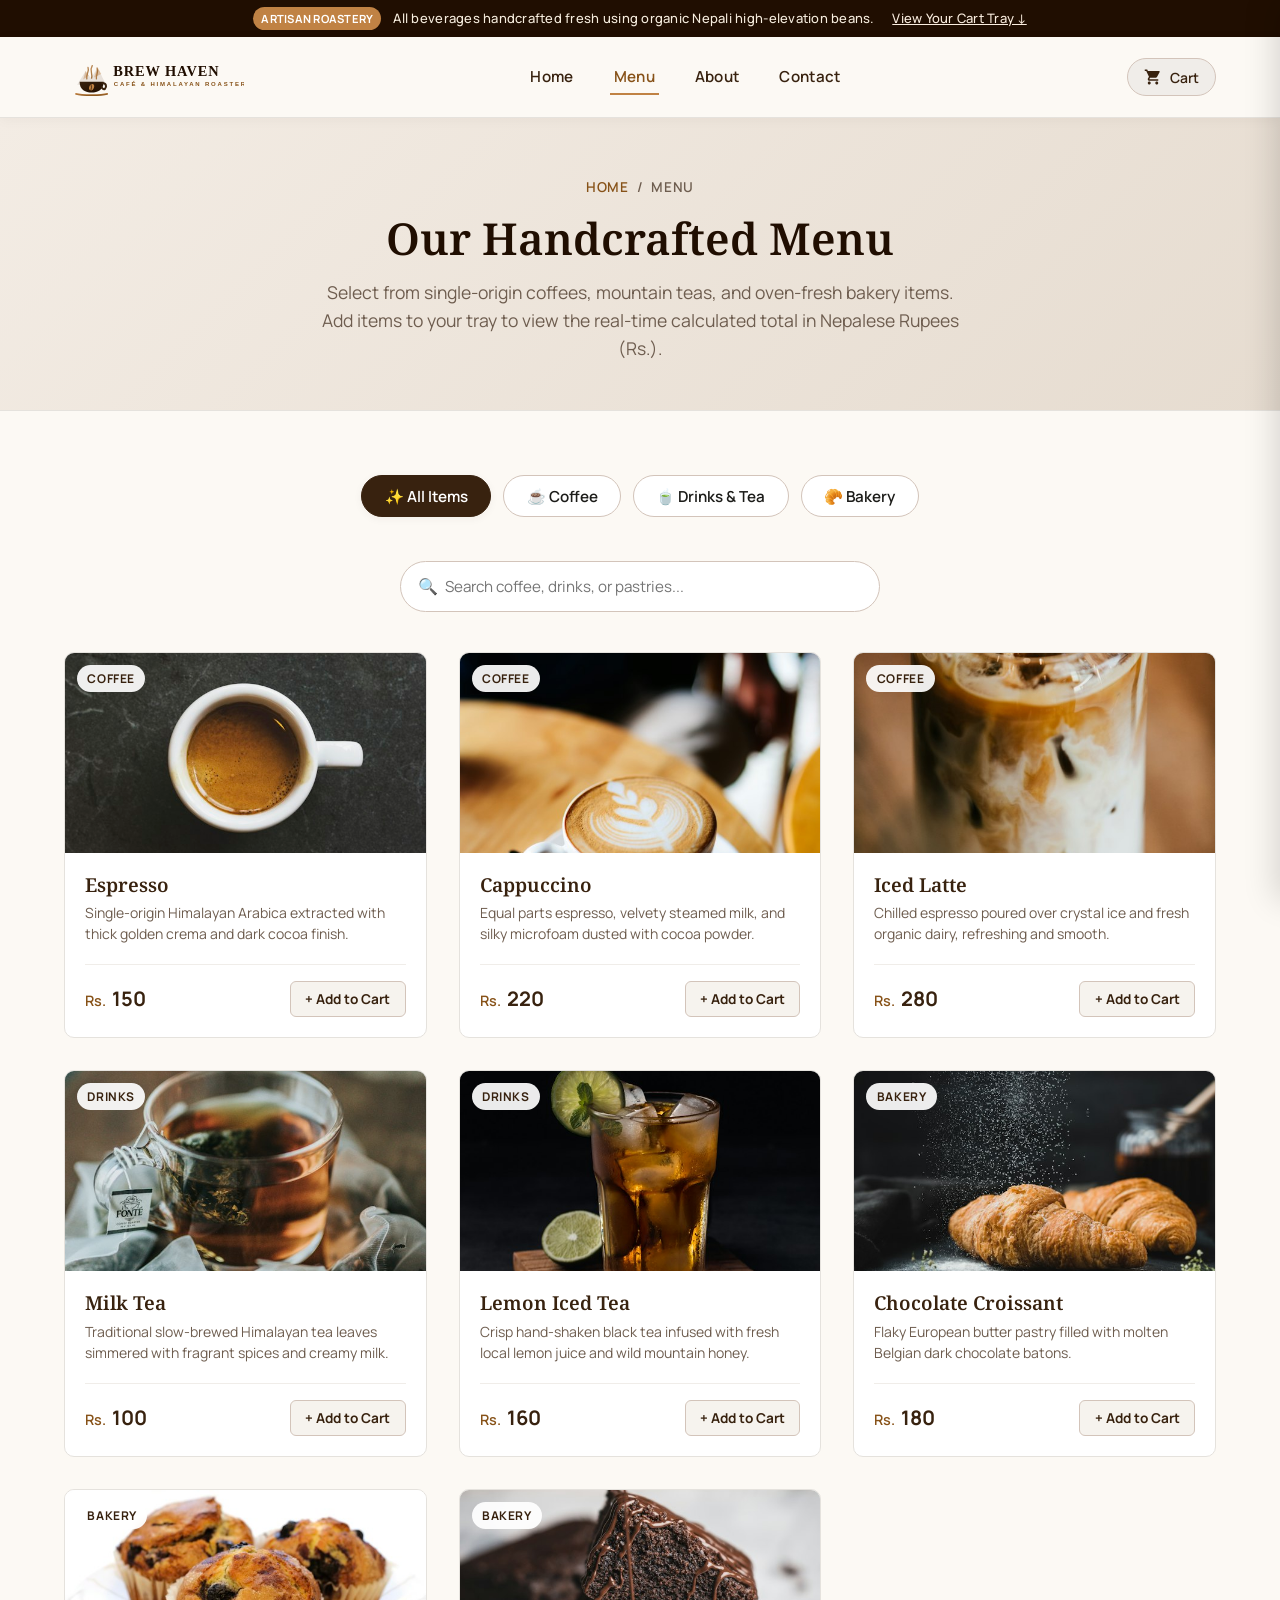
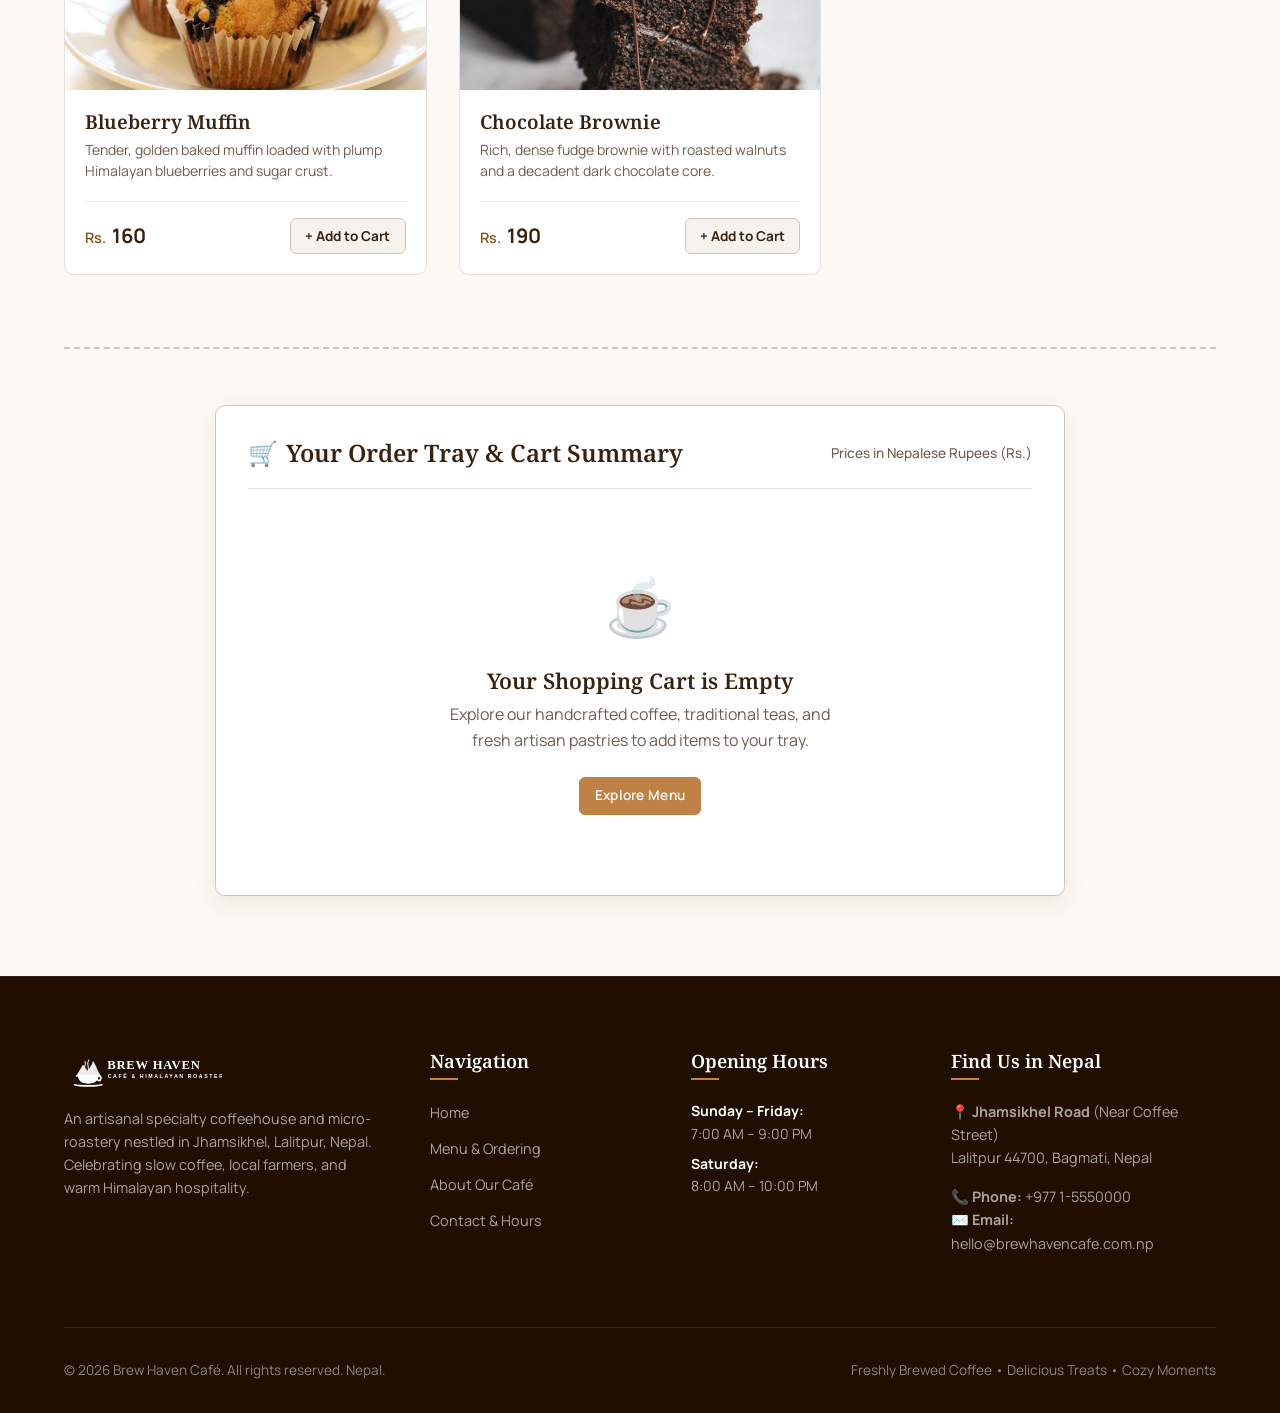
<file: menu.html>
<!DOCTYPE html>
<html lang="en">
<head>
  <meta charset="UTF-8">
  <meta name="viewport" content="width=device-width, initial-scale=1.0">
  <title>Menu &amp; Online Cart — Brew Haven Café | Nepal</title>
  <meta name="description" content="Explore handcrafted Himalayan coffee, artisan teas, and freshly baked goods at Brew Haven Café. Order online in Nepalese Rupees.">
  <meta property="og:title" content="Menu &amp; Ordering — Brew Haven Café">
  <meta property="og:description" content="Himalayan specialty coffee, drinks, and bakery items with shopping cart calculation.">
  <meta property="og:type" content="website">

  <!-- Shared CSS -->
  <link rel="stylesheet" href="style.css">
</head>
<body>

  <!-- Top Announcement Bar -->
  <div class="announcement-bar">
    <span class="badge">Artisan Roastery</span>
    <span>All beverages handcrafted fresh using organic Nepali high-elevation beans.</span>
    <a href="#cart-section">View Your Cart Tray &darr;</a>
  </div>

  <!-- Header & Sticky Navigation -->
  <header class="site-header">
    <div class="container navbar">
      <!-- Café Logo -->
      <a href="index.html" class="brand-logo" aria-label="Brew Haven Café Homepage">
        <img src="images/logo.svg" alt="Brew Haven Café Logo" width="220" height="50">
      </a>

      <!-- Desktop Navigation Menu -->
      <nav aria-label="Main Navigation">
        <ul class="nav-menu">
          <li><a href="index.html" class="nav-link">Home</a></li>
          <li><a href="menu.html" class="nav-link active">Menu</a></li>
          <li><a href="about.html" class="nav-link">About</a></li>
          <li><a href="contact.html" class="nav-link">Contact</a></li>
        </ul>
      </nav>

      <!-- Nav Actions -->
      <div class="nav-actions">
        <!-- Cart Trigger Button -->
        <button type="button" class="cart-trigger-btn" aria-label="View shopping cart">
          <svg class="cart-icon-svg" viewBox="0 0 24 24">
            <path d="M7 18c-1.1 0-1.99.9-1.99 2S5.9 22 7 22s2-.9 2-2-.9-2-2-2zM1 2v2h2l3.6 7.59-1.35 2.45c-.16.28-.25.61-.25.96 0 1.1.9 2 2 2h12v-2H7.42c-.14 0-.25-.11-.25-.25l.03-.12.9-1.63h7.45c.75 0 1.41-.41 1.75-1.03l3.58-6.49c.08-.14.12-.31.12-.48 0-.55-.45-1-1-1H5.21l-.94-2H1zm16 16c-1.1 0-1.99.9-1.99 2s.89 2 1.99 2 2-.9 2-2-.9-2-2-2z"/>
          </svg>
          <span>Cart</span>
          <span class="cart-badge" style="display: none;">0</span>
        </button>

        <!-- Mobile Hamburger Toggle -->
        <button type="button" class="mobile-toggle" aria-label="Toggle navigation menu" aria-expanded="false">
          <span></span>
          <span></span>
          <span></span>
        </button>
      </div>
    </div>
  </header>

  <main>
    <!-- Page Banner -->
    <section class="page-banner">
      <div class="container">
        <div class="breadcrumb">
          <a href="index.html">Home</a>
          <span>/</span>
          <span>Menu</span>
        </div>
        <h1>Our Handcrafted Menu</h1>
        <p>
          Select from single-origin coffees, mountain teas, and oven-fresh bakery items. Add items to your tray to view the real-time calculated total in Nepalese Rupees (Rs.).
        </p>
      </div>
    </section>

    <!-- Menu Products & Filters Section -->
    <section class="menu-products-section" id="menu-grid">
      <div class="container">

        <!-- Category Filters -->
        <div class="category-filters-container" role="tablist" aria-label="Filter menu items by category">
          <button type="button" class="filter-btn active" data-filter="all" role="tab" aria-selected="true">
            <span>✨ All Items</span>
          </button>
          <button type="button" class="filter-btn" data-filter="coffee" role="tab" aria-selected="false">
            <span>☕ Coffee</span>
          </button>
          <button type="button" class="filter-btn" data-filter="drinks" role="tab" aria-selected="false">
            <span>🍵 Drinks &amp; Tea</span>
          </button>
          <button type="button" class="filter-btn" data-filter="bakery" role="tab" aria-selected="false">
            <span>🥐 Bakery</span>
          </button>
        </div>

        <!-- Quick Live Search Filter -->
        <div class="menu-search-bar">
          <span class="menu-search-icon">🔍</span>
          <input 
            type="text" 
            id="menu-search" 
            class="menu-search-input" 
            placeholder="Search coffee, drinks, or pastries..." 
            aria-label="Search menu items"
          >
        </div>

        <!-- No Results Message (Hidden by default) -->
        <div id="no-results-msg" style="display: none; text-align: center; padding: 2rem;">
          <p style="font-size: 1.1rem; color: var(--color-text-muted);">No menu items match your search. Try another keyword or filter.</p>
        </div>

        <!-- Product Cards Grid (8 Core Required Products) -->
        <div class="product-grid" id="product-cards-container">

          <!-- 1. Espresso (Rs. 150) -->
          <article class="product-card" data-category="coffee" data-name="Espresso" data-desc="single origin himalayan arabica thick crema cocoa finish">
            <div class="product-image-container">
              <img src="images/espresso.jpg" alt="Espresso" class="product-image" loading="lazy">
              <span class="product-category-badge">Coffee</span>
            </div>
            <div class="product-content">
              <h3 class="product-title">Espresso</h3>
              <p class="product-desc">Single-origin Himalayan Arabica extracted with thick golden crema and dark cocoa finish.</p>
              <div class="product-footer">
                <div class="product-price"><span class="currency">Rs.</span> 150</div>
                <button type="button" class="btn-add-cart" data-id="espresso" aria-label="Add Espresso to cart">
                  <span>+ Add to Cart</span>
                </button>
              </div>
            </div>
          </article>

          <!-- 2. Cappuccino (Rs. 220) -->
          <article class="product-card" data-category="coffee" data-name="Cappuccino" data-desc="espresso steamed milk microfoam cocoa powder">
            <div class="product-image-container">
              <img src="images/cappuccino.jpg" alt="Cappuccino" class="product-image" loading="lazy">
              <span class="product-category-badge">Coffee</span>
            </div>
            <div class="product-content">
              <h3 class="product-title">Cappuccino</h3>
              <p class="product-desc">Equal parts espresso, velvety steamed milk, and silky microfoam dusted with cocoa powder.</p>
              <div class="product-footer">
                <div class="product-price"><span class="currency">Rs.</span> 220</div>
                <button type="button" class="btn-add-cart" data-id="cappuccino" aria-label="Add Cappuccino to cart">
                  <span>+ Add to Cart</span>
                </button>
              </div>
            </div>
          </article>

          <!-- 3. Iced Latte (Rs. 280) -->
          <article class="product-card" data-category="coffee" data-name="Iced Latte" data-desc="chilled espresso ice organic dairy milk cold refreshing">
            <div class="product-image-container">
              <img src="images/iced-latte.jpg" alt="Iced Latte" class="product-image" loading="lazy">
              <span class="product-category-badge">Coffee</span>
            </div>
            <div class="product-content">
              <h3 class="product-title">Iced Latte</h3>
              <p class="product-desc">Chilled espresso poured over crystal ice and fresh organic dairy, refreshing and smooth.</p>
              <div class="product-footer">
                <div class="product-price"><span class="currency">Rs.</span> 280</div>
                <button type="button" class="btn-add-cart" data-id="iced-latte" aria-label="Add Iced Latte to cart">
                  <span>+ Add to Cart</span>
                </button>
              </div>
            </div>
          </article>

          <!-- 4. Milk Tea (Rs. 100) -->
          <article class="product-card" data-category="drinks" data-name="Milk Tea" data-desc="traditional slow brewed himalayan tea spiced milk chai">
            <div class="product-image-container">
              <img src="images/milk-tea.jpg" alt="Milk Tea" class="product-image" loading="lazy">
              <span class="product-category-badge">Drinks</span>
            </div>
            <div class="product-content">
              <h3 class="product-title">Milk Tea</h3>
              <p class="product-desc">Traditional slow-brewed Himalayan tea leaves simmered with fragrant spices and creamy milk.</p>
              <div class="product-footer">
                <div class="product-price"><span class="currency">Rs.</span> 100</div>
                <button type="button" class="btn-add-cart" data-id="milk-tea" aria-label="Add Milk Tea to cart">
                  <span>+ Add to Cart</span>
                </button>
              </div>
            </div>
          </article>

          <!-- 5. Lemon Iced Tea (Rs. 160) -->
          <article class="product-card" data-category="drinks" data-name="Lemon Iced Tea" data-desc="crisp hand shaken black tea lemon honey ice cold">
            <div class="product-image-container">
              <img src="images/lemon-tea.jpg" alt="Lemon Iced Tea" class="product-image" loading="lazy">
              <span class="product-category-badge">Drinks</span>
            </div>
            <div class="product-content">
              <h3 class="product-title">Lemon Iced Tea</h3>
              <p class="product-desc">Crisp hand-shaken black tea infused with fresh local lemon juice and wild mountain honey.</p>
              <div class="product-footer">
                <div class="product-price"><span class="currency">Rs.</span> 160</div>
                <button type="button" class="btn-add-cart" data-id="lemon-tea" aria-label="Add Lemon Iced Tea to cart">
                  <span>+ Add to Cart</span>
                </button>
              </div>
            </div>
          </article>

          <!-- 6. Chocolate Croissant (Rs. 180) -->
          <article class="product-card" data-category="bakery" data-name="Chocolate Croissant" data-desc="flaky butter pastry belgian dark chocolate fresh bake">
            <div class="product-image-container">
              <img src="images/croissant.jpg" alt="Chocolate Croissant" class="product-image" loading="lazy">
              <span class="product-category-badge">Bakery</span>
            </div>
            <div class="product-content">
              <h3 class="product-title">Chocolate Croissant</h3>
              <p class="product-desc">Flaky European butter pastry filled with molten Belgian dark chocolate batons.</p>
              <div class="product-footer">
                <div class="product-price"><span class="currency">Rs.</span> 180</div>
                <button type="button" class="btn-add-cart" data-id="croissant" aria-label="Add Chocolate Croissant to cart">
                  <span>+ Add to Cart</span>
                </button>
              </div>
            </div>
          </article>

          <!-- 7. Blueberry Muffin (Rs. 160) -->
          <article class="product-card" data-category="bakery" data-name="Blueberry Muffin" data-desc="tender golden muffin himalayan blueberries sugar crust">
            <div class="product-image-container">
              <img src="images/muffin.jpg" alt="Blueberry Muffin" class="product-image" loading="lazy">
              <span class="product-category-badge">Bakery</span>
            </div>
            <div class="product-content">
              <h3 class="product-title">Blueberry Muffin</h3>
              <p class="product-desc">Tender, golden baked muffin loaded with plump Himalayan blueberries and sugar crust.</p>
              <div class="product-footer">
                <div class="product-price"><span class="currency">Rs.</span> 160</div>
                <button type="button" class="btn-add-cart" data-id="muffin" aria-label="Add Blueberry Muffin to cart">
                  <span>+ Add to Cart</span>
                </button>
              </div>
            </div>
          </article>

          <!-- 8. Chocolate Brownie (Rs. 190) -->
          <article class="product-card" data-category="bakery" data-name="Chocolate Brownie" data-desc="rich dense fudge brownie walnuts dark chocolate bake">
            <div class="product-image-container">
              <img src="images/brownie.jpg" alt="Chocolate Brownie" class="product-image" loading="lazy">
              <span class="product-category-badge">Bakery</span>
            </div>
            <div class="product-content">
              <h3 class="product-title">Chocolate Brownie</h3>
              <p class="product-desc">Rich, dense fudge brownie with roasted walnuts and a decadent dark chocolate core.</p>
              <div class="product-footer">
                <div class="product-price"><span class="currency">Rs.</span> 190</div>
                <button type="button" class="btn-add-cart" data-id="brownie" aria-label="Add Chocolate Brownie to cart">
                  <span>+ Add to Cart</span>
                </button>
              </div>
            </div>
          </article>

        </div>

        <!-- ===================================================================
             SHOPPING CART SUMMARY SECTION
             =================================================================== -->
        <section class="cart-section-container" id="cart-section" aria-label="Shopping Cart Summary">
          <div class="cart-box">
            <div class="cart-header">
              <h3>
                <span>🛒</span>
                <span>Your Order Tray &amp; Cart Summary</span>
              </h3>
              <span style="font-size: 0.85rem; color: var(--color-text-muted); font-weight: 500;">
                Prices in Nepalese Rupees (Rs.)
              </span>
            </div>

            <!-- Dynamic Cart Content injected by script.js -->
            <div id="cart-content-container">
              <!-- If empty, script.js renders the empty cart placeholder -->
            </div>
          </div>
        </section>

      </div>
    </section>
  </main>

  <!-- Slide-Over Quick Cart Drawer (Global) -->
  <div class="cart-drawer-overlay" id="cart-drawer-overlay"></div>
  <aside class="cart-drawer" id="cart-drawer" aria-label="Shopping Cart Drawer">
    <div class="cart-drawer-header">
      <h3 style="font-size: 1.25rem;">Your Cart Tray</h3>
      <button type="button" class="drawer-close-btn" id="drawer-close-btn" aria-label="Close cart drawer">&times;</button>
    </div>
    <div class="cart-drawer-body" id="drawer-cart-items">
      <!-- Injected dynamically by script.js -->
    </div>
    <div class="cart-drawer-footer">
      <div style="display:flex; justify-content:space-between; font-weight:700; margin-bottom: 1rem; font-size: 1.15rem; color: var(--color-primary);">
        <span>Total:</span>
        <span id="drawer-cart-total">Rs. 0</span>
      </div>
      <div style="display:flex; gap: 0.5rem;">
        <button type="button" class="btn btn-outline btn-sm" id="btn-scroll-cart" onclick="document.getElementById('cart-section').scrollIntoView({behavior:'smooth'});" style="flex:1;">View In Page</button>
        <button type="button" class="btn btn-primary btn-sm" id="drawer-btn-checkout" style="flex:1;">Order Now</button>
      </div>
    </div>
  </aside>

  <!-- Toast Notification Container -->
  <div class="toast-container" id="toast-container"></div>

  <!-- Site Footer -->
  <footer class="site-footer">
    <div class="container">
      <div class="footer-grid">
        <div class="footer-col">
          <img src="images/logo.svg" alt="Brew Haven Café" style="filter: brightness(0) invert(1); height: 42px; margin-bottom: 1rem;">
          <p>
            An artisanal specialty coffeehouse and micro-roastery nestled in Jhamsikhel, Lalitpur, Nepal. Celebrating slow coffee, local farmers, and warm Himalayan hospitality.
          </p>
        </div>

        <div class="footer-col">
          <h4>Navigation</h4>
          <ul class="footer-links">
            <li><a href="index.html">Home</a></li>
            <li><a href="menu.html">Menu &amp; Ordering</a></li>
            <li><a href="about.html">About Our Café</a></li>
            <li><a href="contact.html">Contact &amp; Hours</a></li>
          </ul>
        </div>

        <div class="footer-col">
          <h4>Opening Hours</h4>
          <ul class="footer-hours-list">
            <li><strong>Sunday – Friday:</strong><br>7:00 AM – 9:00 PM</li>
            <li><strong>Saturday:</strong><br>8:00 AM – 10:00 PM</li>
          </ul>
        </div>

        <div class="footer-col">
          <h4>Find Us in Nepal</h4>
          <p>
            📍 <strong>Jhamsikhel Road</strong> (Near Coffee Street)<br>
            Lalitpur 44700, Bagmati, Nepal
          </p>
          <p style="margin-top: 0.75rem;">
            📞 <strong>Phone:</strong> +977 1-5550000<br>
            ✉️ <strong>Email:</strong> hello@brewhavencafe.com.np
          </p>
        </div>
      </div>

      <div class="footer-bottom">
        <div>
          &copy; 2026 Brew Haven Café. All rights reserved. Nepal.
        </div>
        <div>
          <span>Freshly Brewed Coffee • Delicious Treats • Cozy Moments</span>
        </div>
      </div>
    </div>
  </footer>

  <!-- Shared JavaScript -->
  <script src="script.js"></script>
</body>
</html>
</file>
<file: style.css>
/* ==========================================================================
   Brew Haven Café — Himalayan Roastery & Bakery
   Shared Stylesheet (HTML5, CSS3, Vanilla JS)
   Designed according to Google Stitch Design Specifications
   ========================================================================== */

@import url('https://fonts.googleapis.com/css2?family=Manrope:wght@400;500;600;700&family=Noto+Serif:ital,wght@0,400;0,600;0,700;1,400&display=swap');

/* --- Design Tokens & Variables --- */
:root {
  /* Warm Roastery Color Palette */
  --color-surface: #fcf9f4;
  --color-surface-dim: #dcdad5;
  --color-surface-container: #f0ede9;
  --color-surface-container-low: #f6f3ee;
  --color-surface-container-high: #ebe8e3;
  --color-surface-container-highest: #e5e2dd;
  --color-card-bg: #ffffff;

  /* Brand Accents */
  --color-primary: #38220f;        /* Deep Espresso */
  --color-primary-dark: #200e01;   /* Roasted Black */
  --color-primary-light: #52341b;
  --color-secondary: #c08244;      /* Warm Caramel / Golden Crema */
  --color-secondary-dark: #875218;
  --color-secondary-light: #fbeee0;
  --color-tertiary: #7a431d;       /* Roasted Amber */

  /* Text & Feedback */
  --color-text-main: #1c1c19;
  --color-text-muted: #6e5d4f;
  --color-text-light: #8a7c72;
  --color-outline: #e5e2dd;
  --color-outline-dark: #d3c4ba;
  --color-error: #ba1a1a;
  --color-success: #2e7d32;

  /* Typography */
  --font-serif: 'Noto Serif', Georgia, 'Times New Roman', serif;
  --font-sans: 'Manrope', -apple-system, BlinkMacSystemFont, 'Segoe UI', Roboto, sans-serif;

  /* Spacing */
  --container-max-width: 1200px;
  --header-height: 80px;
  --radius-sm: 6px;
  --radius-md: 10px;
  --radius-lg: 16px;
  --radius-full: 9999px;

  /* Shadows */
  --shadow-sm: 0 2px 8px rgba(56, 34, 15, 0.05);
  --shadow-md: 0 8px 24px rgba(56, 34, 15, 0.08);
  --shadow-lg: 0 16px 36px rgba(56, 34, 15, 0.12);
  --shadow-focus: 0 0 0 3px rgba(192, 130, 68, 0.25);

  --transition: all 0.25s cubic-bezier(0.16, 1, 0.3, 1);
}

/* --- Base & Reset --- */
*, *::before, *::after {
  box-sizing: border-box;
  margin: 0;
  padding: 0;
}

html {
  font-size: 16px;
  scroll-behavior: smooth;
}

body {
  font-family: var(--font-sans);
  background-color: var(--color-surface);
  color: var(--color-text-main);
  line-height: 1.6;
  -webkit-font-smoothing: antialiased;
  min-height: 100vh;
  display: flex;
  flex-direction: column;
}

/* Typography Defaults */
h1, h2, h3, h4, h5, h6 {
  font-family: var(--font-serif);
  color: var(--color-primary);
  font-weight: 600;
  line-height: 1.25;
}

p {
  margin-bottom: 1rem;
  color: var(--color-text-muted);
}

a {
  color: inherit;
  text-decoration: none;
  transition: var(--transition);
}

img {
  max-width: 100%;
  height: auto;
  display: block;
}

button, input, textarea, select {
  font-family: inherit;
  font-size: 1rem;
}

button {
  cursor: pointer;
  border: none;
  background: none;
}

/* --- Container Utility --- */
.container {
  width: 100%;
  max-width: var(--container-max-width);
  margin: 0 auto;
  padding: 0 1.5rem;
}

.text-center { text-align: center; }
.text-left { text-align: left; }
.text-right { text-align: right; }

/* --- Top Announcement Bar --- */
.announcement-bar {
  background-color: var(--color-primary-dark);
  color: #f7eedf;
  font-size: 0.8125rem;
  padding: 0.45rem 1rem;
  text-align: center;
  font-weight: 500;
  display: flex;
  justify-content: center;
  align-items: center;
  gap: 0.75rem;
  letter-spacing: 0.02em;
}

.announcement-bar .badge {
  background: var(--color-secondary);
  color: #fff;
  padding: 0.15rem 0.5rem;
  border-radius: var(--radius-full);
  font-size: 0.7rem;
  font-weight: 700;
  text-transform: uppercase;
}

.announcement-bar a {
  color: var(--color-secondary-light);
  text-decoration: underline;
  margin-left: 0.35rem;
}

/* --- Header & Navigation --- */
.site-header {
  background-color: rgba(252, 249, 244, 0.95);
  backdrop-filter: blur(10px);
  -webkit-backdrop-filter: blur(10px);
  position: sticky;
  top: 0;
  z-index: 1000;
  border-bottom: 1px solid var(--color-outline);
  box-shadow: 0 2px 12px rgba(56, 34, 15, 0.04);
}

.navbar {
  display: flex;
  align-items: center;
  justify-content: space-between;
  height: var(--header-height);
}

.brand-logo {
  display: flex;
  align-items: center;
  gap: 0.75rem;
}

.brand-logo img {
  height: 48px;
  width: auto;
}

.nav-menu {
  display: flex;
  align-items: center;
  gap: 2rem;
  list-style: none;
}

.nav-link {
  font-size: 0.95rem;
  font-weight: 600;
  color: var(--color-primary);
  padding: 0.5rem 0.25rem;
  position: relative;
  letter-spacing: 0.02em;
}

.nav-link::after {
  content: '';
  position: absolute;
  bottom: 0;
  left: 0;
  width: 0%;
  height: 2px;
  background-color: var(--color-secondary);
  transition: width 0.25s ease;
}

.nav-link:hover {
  color: var(--color-secondary-dark);
}

.nav-link:hover::after,
.nav-link.active::after {
  width: 100%;
}

.nav-link.active {
  color: var(--color-secondary-dark);
}

/* Header Action Buttons */
.nav-actions {
  display: flex;
  align-items: center;
  gap: 1rem;
}

/* Cart Trigger Button in Header */
.cart-trigger-btn {
  display: flex;
  align-items: center;
  gap: 0.5rem;
  background-color: var(--color-surface-container);
  border: 1px solid var(--color-outline-dark);
  padding: 0.55rem 1rem;
  border-radius: var(--radius-full);
  color: var(--color-primary);
  font-weight: 600;
  font-size: 0.875rem;
  transition: var(--transition);
  position: relative;
}

.cart-trigger-btn:hover {
  background-color: var(--color-primary);
  color: #fff;
  border-color: var(--color-primary);
}

.cart-icon-svg {
  width: 18px;
  height: 18px;
  fill: currentColor;
}

.cart-badge {
  background-color: var(--color-secondary);
  color: #ffffff;
  font-size: 0.75rem;
  font-weight: 700;
  border-radius: var(--radius-full);
  min-width: 20px;
  height: 20px;
  display: flex;
  align-items: center;
  justify-content: center;
  padding: 0 5px;
}

/* Mobile Hamburger Toggle */
.mobile-toggle {
  display: none;
  flex-direction: column;
  justify-content: space-around;
  width: 32px;
  height: 26px;
  background: transparent;
  padding: 2px;
}

.mobile-toggle span {
  display: block;
  width: 100%;
  height: 2.5px;
  background-color: var(--color-primary);
  border-radius: 2px;
  transition: var(--transition);
}

/* Hamburger active transformation */
.mobile-toggle.is-active span:nth-child(1) {
  transform: translateY(8px) rotate(45deg);
}
.mobile-toggle.is-active span:nth-child(2) {
  opacity: 0;
}
.mobile-toggle.is-active span:nth-child(3) {
  transform: translateY(-8px) rotate(-45deg);
}

/* --- Common Buttons & Pills --- */
.btn {
  display: inline-flex;
  align-items: center;
  justify-content: center;
  gap: 0.5rem;
  font-weight: 600;
  padding: 0.8rem 1.6rem;
  border-radius: var(--radius-sm);
  font-size: 0.95rem;
  letter-spacing: 0.02em;
  transition: var(--transition);
  text-align: center;
}

.btn-primary {
  background-color: var(--color-primary);
  color: #ffffff;
  border: 1px solid var(--color-primary);
}

.btn-primary:hover {
  background-color: var(--color-primary-dark);
  border-color: var(--color-primary-dark);
  box-shadow: var(--shadow-sm);
  transform: translateY(-1px);
}

.btn-secondary {
  background-color: var(--color-secondary);
  color: #ffffff;
  border: 1px solid var(--color-secondary);
}

.btn-secondary:hover {
  background-color: var(--color-secondary-dark);
  border-color: var(--color-secondary-dark);
  transform: translateY(-1px);
}

.btn-outline {
  background-color: transparent;
  color: var(--color-primary);
  border: 1.5px solid var(--color-primary);
}

.btn-outline:hover {
  background-color: var(--color-primary);
  color: #ffffff;
}

.btn-sm {
  padding: 0.45rem 0.9rem;
  font-size: 0.85rem;
  border-radius: var(--radius-sm);
}

/* --- Hero Section (Home) --- */
.hero-section {
  position: relative;
  background: linear-gradient(135deg, #f6f1ea 0%, #ebe2d7 100%);
  padding: 4.5rem 0 5.5rem;
  overflow: hidden;
  border-bottom: 1px solid var(--color-outline);
}

.hero-grid {
  display: grid;
  grid-template-columns: 1.15fr 0.85fr;
  align-items: center;
  gap: 3.5rem;
}

.hero-eyebrow {
  display: inline-flex;
  align-items: center;
  gap: 0.5rem;
  background-color: var(--color-secondary-light);
  color: var(--color-tertiary);
  font-size: 0.8125rem;
  font-weight: 700;
  text-transform: uppercase;
  letter-spacing: 0.08em;
  padding: 0.4rem 0.9rem;
  border-radius: var(--radius-full);
  margin-bottom: 1.25rem;
}

.hero-title {
  font-size: 3.25rem;
  font-weight: 700;
  line-height: 1.15;
  color: var(--color-primary-dark);
  margin-bottom: 1.25rem;
}

.hero-title span {
  color: var(--color-secondary);
  font-style: italic;
}

.hero-subtitle {
  font-size: 1.125rem;
  color: var(--color-text-muted);
  line-height: 1.7;
  margin-bottom: 2rem;
  max-width: 540px;
}

.hero-buttons {
  display: flex;
  align-items: center;
  gap: 1rem;
  flex-wrap: wrap;
  margin-bottom: 2.5rem;
}

.hero-highlights {
  display: flex;
  gap: 2rem;
  border-top: 1px solid var(--color-outline-dark);
  padding-top: 1.5rem;
}

.hero-highlight-item {
  display: flex;
  flex-direction: column;
}

.hero-highlight-num {
  font-family: var(--font-serif);
  font-size: 1.65rem;
  font-weight: 700;
  color: var(--color-primary);
}

.hero-highlight-label {
  font-size: 0.8rem;
  color: var(--color-text-muted);
  font-weight: 600;
  text-transform: uppercase;
  letter-spacing: 0.05em;
}

.hero-media {
  position: relative;
}

.hero-image-wrapper {
  position: relative;
  border-radius: var(--radius-lg);
  overflow: hidden;
  box-shadow: var(--shadow-lg);
  border: 6px solid #ffffff;
}

.hero-image-wrapper img {
  width: 100%;
  height: 480px;
  object-fit: cover;
  transition: transform 0.5s ease;
}

.hero-image-wrapper:hover img {
  transform: scale(1.03);
}

.hero-floating-card {
  position: absolute;
  bottom: -20px;
  left: -25px;
  background: #ffffff;
  padding: 1.25rem 1.5rem;
  border-radius: var(--radius-md);
  box-shadow: var(--shadow-md);
  border-left: 4px solid var(--color-secondary);
  display: flex;
  align-items: center;
  gap: 1rem;
  max-width: 280px;
}

.floating-icon {
  font-size: 1.75rem;
}

.floating-text h4 {
  font-size: 0.95rem;
  margin-bottom: 0.15rem;
  font-family: var(--font-sans);
}

.floating-text p {
  font-size: 0.8rem;
  margin-bottom: 0;
  color: var(--color-text-muted);
}

/* --- Subpage Page Banner Header --- */
.page-banner {
  background: linear-gradient(135deg, #f3ece4 0%, #e6dcd0 100%);
  padding: 3.5rem 0 3rem;
  text-align: center;
  border-bottom: 1px solid var(--color-outline);
}

.page-banner .breadcrumb {
  display: inline-flex;
  gap: 0.5rem;
  font-size: 0.85rem;
  font-weight: 600;
  color: var(--color-text-muted);
  margin-bottom: 0.75rem;
  text-transform: uppercase;
  letter-spacing: 0.05em;
}

.page-banner .breadcrumb a {
  color: var(--color-secondary-dark);
}

.page-banner h1 {
  font-size: 2.75rem;
  margin-bottom: 0.75rem;
  color: var(--color-primary-dark);
}

.page-banner p {
  font-size: 1.1rem;
  max-width: 650px;
  margin: 0 auto;
}

/* --- Section Title --- */
.section-header {
  text-align: center;
  margin-bottom: 3rem;
}

.section-tag {
  display: inline-block;
  color: var(--color-secondary-dark);
  font-size: 0.85rem;
  font-weight: 700;
  text-transform: uppercase;
  letter-spacing: 0.08em;
  margin-bottom: 0.5rem;
}

.section-title {
  font-size: 2.25rem;
  color: var(--color-primary);
  margin-bottom: 0.75rem;
}

.section-desc {
  font-size: 1.05rem;
  max-width: 600px;
  margin: 0 auto;
  color: var(--color-text-muted);
}

/* --- Features Section --- */
.features-section {
  padding: 5rem 0;
  background-color: var(--color-surface);
}

.features-grid {
  display: grid;
  grid-template-columns: repeat(auto-fit, minmax(280px, 1fr));
  gap: 2rem;
}

.feature-card {
  background: var(--color-card-bg);
  border: 1px solid var(--color-outline);
  border-radius: var(--radius-md);
  padding: 2.25rem 1.75rem;
  transition: var(--transition);
  text-align: center;
}

.feature-card:hover {
  transform: translateY(-4px);
  box-shadow: var(--shadow-md);
  border-color: var(--color-secondary);
}

.feature-icon-wrapper {
  width: 64px;
  height: 64px;
  background-color: var(--color-surface-container-low);
  border-radius: var(--radius-full);
  display: flex;
  align-items: center;
  justify-content: center;
  margin: 0 auto 1.5rem;
  color: var(--color-secondary);
  font-size: 1.75rem;
}

.feature-card h3 {
  font-size: 1.25rem;
  margin-bottom: 0.75rem;
}

.feature-card p {
  font-size: 0.95rem;
  margin-bottom: 0;
}

/* --- Featured Menu Showcase Section (Home) --- */
.featured-section {
  padding: 5rem 0;
  background-color: var(--color-surface-container-low);
  border-top: 1px solid var(--color-outline);
  border-bottom: 1px solid var(--color-outline);
}

.featured-grid {
  display: grid;
  grid-template-columns: repeat(auto-fit, minmax(270px, 1fr));
  gap: 2rem;
  margin-bottom: 3rem;
}

/* --- Product Cards & Menu Grid --- */
.menu-products-section {
  padding: 4rem 0 5rem;
}

.category-filters-container {
  display: flex;
  justify-content: center;
  align-items: center;
  gap: 0.75rem;
  flex-wrap: wrap;
  margin-bottom: 2.75rem;
}

.filter-btn {
  background-color: #ffffff;
  border: 1px solid var(--color-outline-dark);
  color: var(--color-text-main);
  padding: 0.6rem 1.4rem;
  border-radius: var(--radius-full);
  font-weight: 600;
  font-size: 0.95rem;
  transition: var(--transition);
  display: inline-flex;
  align-items: center;
  gap: 0.4rem;
}

.filter-btn:hover {
  border-color: var(--color-secondary);
  color: var(--color-secondary-dark);
}

.filter-btn.active {
  background-color: var(--color-primary);
  color: #ffffff;
  border-color: var(--color-primary);
  box-shadow: var(--shadow-sm);
}

/* Search bar on menu */
.menu-search-bar {
  max-width: 480px;
  margin: 0 auto 2.5rem;
  position: relative;
}

.menu-search-input {
  width: 100%;
  padding: 0.85rem 1.25rem 0.85rem 2.75rem;
  border: 1px solid var(--color-outline-dark);
  border-radius: var(--radius-full);
  background-color: #ffffff;
  outline: none;
  font-size: 0.95rem;
  transition: var(--transition);
}

.menu-search-input:focus {
  border-color: var(--color-secondary);
  box-shadow: var(--shadow-focus);
}

.menu-search-icon {
  position: absolute;
  left: 1.1rem;
  top: 50%;
  transform: translateY(-50%);
  color: var(--color-text-light);
  font-size: 1rem;
}

/* Product Card */
.product-grid {
  display: grid;
  grid-template-columns: repeat(auto-fill, minmax(270px, 1fr));
  gap: 2rem;
}

.product-card {
  background: var(--color-card-bg);
  border: 1px solid var(--color-outline);
  border-radius: var(--radius-md);
  overflow: hidden;
  transition: var(--transition);
  display: flex;
  flex-direction: column;
  position: relative;
}

.product-card:hover {
  transform: translateY(-5px);
  box-shadow: var(--shadow-md);
  border-color: var(--color-secondary);
}

.product-image-container {
  position: relative;
  height: 200px;
  overflow: hidden;
  background-color: var(--color-surface-container);
}

.product-image {
  width: 100%;
  height: 100%;
  object-fit: cover;
  transition: transform 0.4s ease;
}

.product-card:hover .product-image {
  transform: scale(1.05);
}

.product-category-badge {
  position: absolute;
  top: 12px;
  left: 12px;
  background: rgba(255, 255, 255, 0.92);
  backdrop-filter: blur(4px);
  color: var(--color-primary);
  font-size: 0.75rem;
  font-weight: 700;
  text-transform: uppercase;
  letter-spacing: 0.05em;
  padding: 0.25rem 0.65rem;
  border-radius: var(--radius-full);
}

.product-content {
  padding: 1.25rem;
  display: flex;
  flex-direction: column;
  flex-grow: 1;
}

.product-title {
  font-size: 1.2rem;
  margin-bottom: 0.35rem;
  color: var(--color-primary);
}

.product-desc {
  font-size: 0.875rem;
  color: var(--color-text-muted);
  line-height: 1.5;
  margin-bottom: 1.25rem;
  flex-grow: 1;
}

.product-footer {
  display: flex;
  align-items: center;
  justify-content: space-between;
  border-top: 1px solid var(--color-surface-container);
  padding-top: 1rem;
  margin-top: auto;
}

.product-price {
  font-family: var(--font-sans);
  font-size: 1.25rem;
  font-weight: 700;
  color: var(--color-primary);
}

.product-price .currency {
  font-size: 0.9rem;
  color: var(--color-secondary-dark);
  font-weight: 600;
  margin-right: 2px;
}

.btn-add-cart {
  background-color: var(--color-surface-container-low);
  color: var(--color-primary);
  border: 1px solid var(--color-outline-dark);
  padding: 0.5rem 0.9rem;
  border-radius: var(--radius-sm);
  font-size: 0.85rem;
  font-weight: 700;
  transition: var(--transition);
  display: inline-flex;
  align-items: center;
  gap: 0.4rem;
}

.btn-add-cart:hover {
  background-color: var(--color-secondary);
  color: #ffffff;
  border-color: var(--color-secondary);
}

/* --- Shopping Cart Section (menu.html & Modal) --- */
.cart-section-container {
  margin-top: 4.5rem;
  padding-top: 3.5rem;
  border-top: 2px dashed var(--color-outline-dark);
}

.cart-box {
  background: #ffffff;
  border: 1px solid var(--color-outline-dark);
  border-radius: var(--radius-md);
  box-shadow: var(--shadow-md);
  padding: 2rem;
  max-width: 850px;
  margin: 0 auto;
}

.cart-header {
  display: flex;
  align-items: center;
  justify-content: space-between;
  border-bottom: 1px solid var(--color-outline);
  padding-bottom: 1.25rem;
  margin-bottom: 1.5rem;
}

.cart-header h3 {
  font-size: 1.5rem;
  display: flex;
  align-items: center;
  gap: 0.5rem;
}

.btn-clear-cart {
  color: var(--color-error);
  font-size: 0.85rem;
  font-weight: 600;
  padding: 0.35rem 0.75rem;
  border-radius: var(--radius-sm);
  border: 1px solid transparent;
  transition: var(--transition);
}

.btn-clear-cart:hover {
  background-color: #fee2e2;
  border-color: #fca5a5;
}

/* Empty Cart state */
.empty-cart-view {
  text-align: center;
  padding: 3rem 1rem;
}

.empty-cart-icon {
  font-size: 3.5rem;
  color: var(--color-outline-dark);
  margin-bottom: 1rem;
}

.empty-cart-view h4 {
  font-size: 1.35rem;
  margin-bottom: 0.5rem;
}

.empty-cart-view p {
  max-width: 400px;
  margin: 0 auto 1.5rem;
}

/* Cart Table & Items */
.cart-items-list {
  display: flex;
  flex-direction: column;
  gap: 1rem;
  margin-bottom: 2rem;
}

.cart-item-row {
  display: grid;
  grid-template-columns: 60px 1.5fr 1fr 1fr 40px;
  align-items: center;
  gap: 1rem;
  padding: 0.9rem;
  background-color: var(--color-surface-container-low);
  border-radius: var(--radius-sm);
  border: 1px solid var(--color-outline);
}

.cart-item-thumb {
  width: 60px;
  height: 60px;
  border-radius: var(--radius-sm);
  object-fit: cover;
}

.cart-item-info h4 {
  font-size: 1rem;
  margin-bottom: 0.15rem;
  color: var(--color-primary);
}

.cart-item-unit-price {
  font-size: 0.85rem;
  color: var(--color-text-muted);
  font-weight: 500;
}

.cart-qty-controls {
  display: flex;
  align-items: center;
  gap: 0.4rem;
}

.qty-btn {
  width: 28px;
  height: 28px;
  background: #ffffff;
  border: 1px solid var(--color-outline-dark);
  border-radius: var(--radius-sm);
  display: flex;
  align-items: center;
  justify-content: center;
  font-size: 1rem;
  font-weight: 700;
  color: var(--color-primary);
  transition: var(--transition);
}

.qty-btn:hover {
  background: var(--color-secondary);
  color: #fff;
  border-color: var(--color-secondary);
}

.qty-display {
  font-weight: 700;
  font-size: 0.95rem;
  min-width: 24px;
  text-align: center;
}

.cart-item-total {
  font-weight: 700;
  font-size: 1.05rem;
  color: var(--color-primary);
  text-align: right;
}

.cart-remove-btn {
  background: none;
  border: none;
  color: var(--color-text-light);
  font-size: 1.25rem;
  padding: 4px;
  transition: var(--transition);
  display: flex;
  align-items: center;
  justify-content: center;
}

.cart-remove-btn:hover {
  color: var(--color-error);
}

/* Cart Summary & Total Footer */
.cart-summary-footer {
  border-top: 1px solid var(--color-outline);
  padding-top: 1.5rem;
  display: flex;
  flex-direction: column;
  gap: 1.25rem;
}

.cart-calculation-rows {
  display: flex;
  flex-direction: column;
  gap: 0.6rem;
  max-width: 380px;
  margin-left: auto;
  width: 100%;
}

.calc-row {
  display: flex;
  justify-content: space-between;
  font-size: 0.95rem;
  color: var(--color-text-muted);
}

.calc-row.grand-total {
  font-size: 1.3rem;
  font-weight: 700;
  color: var(--color-primary);
  border-top: 1px solid var(--color-outline-dark);
  padding-top: 0.6rem;
}

.cart-actions {
  display: flex;
  justify-content: space-between;
  align-items: center;
  gap: 1rem;
  flex-wrap: wrap;
}

/* --- Slide-Over Quick Cart Drawer (Global) --- */
.cart-drawer-overlay {
  position: fixed;
  top: 0;
  left: 0;
  width: 100%;
  height: 100%;
  background: rgba(0, 0, 0, 0.5);
  backdrop-filter: blur(3px);
  z-index: 2000;
  opacity: 0;
  visibility: hidden;
  transition: var(--transition);
}

.cart-drawer-overlay.is-open {
  opacity: 1;
  visibility: visible;
}

.cart-drawer {
  position: fixed;
  top: 0;
  right: 0;
  width: 100%;
  max-width: 440px;
  height: 100%;
  background: #ffffff;
  z-index: 2001;
  box-shadow: -5px 0 30px rgba(0, 0, 0, 0.15);
  transform: translateX(100%);
  transition: transform 0.35s cubic-bezier(0.16, 1, 0.3, 1);
  display: flex;
  flex-direction: column;
}

.cart-drawer.is-open {
  transform: translateX(0);
}

.cart-drawer-header {
  padding: 1.25rem 1.5rem;
  border-bottom: 1px solid var(--color-outline);
  display: flex;
  align-items: center;
  justify-content: space-between;
  background-color: var(--color-surface);
}

.cart-drawer-body {
  flex-grow: 1;
  overflow-y: auto;
  padding: 1.25rem 1.5rem;
}

.cart-drawer-footer {
  padding: 1.25rem 1.5rem;
  border-top: 1px solid var(--color-outline);
  background-color: var(--color-surface-container-low);
}

.drawer-close-btn {
  font-size: 1.5rem;
  color: var(--color-text-muted);
  width: 32px;
  height: 32px;
  display: flex;
  align-items: center;
  justify-content: center;
  border-radius: var(--radius-sm);
}

.drawer-close-btn:hover {
  background-color: var(--color-surface-container);
  color: var(--color-primary);
}

/* --- About Page Styles --- */
.about-hero-section {
  padding: 4.5rem 0;
}

.about-grid {
  display: grid;
  grid-template-columns: 1fr 1fr;
  align-items: center;
  gap: 3.5rem;
}

.about-image-stack {
  position: relative;
}

.about-main-img {
  width: 100%;
  height: 440px;
  object-fit: cover;
  border-radius: var(--radius-lg);
  box-shadow: var(--shadow-lg);
  border: 6px solid #ffffff;
}

.about-badge-card {
  position: absolute;
  bottom: -20px;
  right: -20px;
  background: var(--color-primary);
  color: #ffffff;
  padding: 1.25rem 1.75rem;
  border-radius: var(--radius-md);
  box-shadow: var(--shadow-md);
}

.about-badge-card h4 {
  color: var(--color-secondary-light);
  font-size: 1.75rem;
  font-family: var(--font-serif);
  margin-bottom: 0.2rem;
}

.about-badge-card p {
  color: #f7eedf;
  font-size: 0.85rem;
  margin-bottom: 0;
  font-weight: 500;
}

/* Three Pillars / Values Section */
.pillars-section {
  padding: 5rem 0;
  background-color: var(--color-surface-container-low);
  border-top: 1px solid var(--color-outline);
  border-bottom: 1px solid var(--color-outline);
}

.pillars-grid {
  display: grid;
  grid-template-columns: repeat(3, 1fr);
  gap: 2rem;
}

.pillar-card {
  background: #ffffff;
  padding: 2.25rem 1.75rem;
  border-radius: var(--radius-md);
  border: 1px solid var(--color-outline);
  box-shadow: var(--shadow-sm);
  transition: var(--transition);
  text-align: center;
}

.pillar-card:hover {
  transform: translateY(-4px);
  border-color: var(--color-secondary);
  box-shadow: var(--shadow-md);
}

.pillar-number {
  font-family: var(--font-serif);
  font-size: 2rem;
  font-weight: 700;
  color: var(--color-secondary);
  margin-bottom: 0.75rem;
}

.pillar-card h3 {
  font-size: 1.3rem;
  margin-bottom: 0.75rem;
}

.pillar-card p {
  font-size: 0.95rem;
  margin-bottom: 0;
}

/* Meet the Team / Atmosphere Story */
.story-section {
  padding: 5rem 0;
}

.story-quote-box {
  background: var(--color-surface-container);
  border-left: 5px solid var(--color-secondary);
  padding: 2.5rem;
  border-radius: var(--radius-md);
  margin: 3rem auto 0;
  max-width: 800px;
  text-align: center;
}

.story-quote-box blockquote {
  font-family: var(--font-serif);
  font-size: 1.35rem;
  font-style: italic;
  color: var(--color-primary-dark);
  margin-bottom: 1rem;
  line-height: 1.6;
}

.story-quote-author {
  font-size: 0.95rem;
  font-weight: 700;
  color: var(--color-secondary-dark);
  text-transform: uppercase;
  letter-spacing: 0.05em;
}

/* --- Contact Page Styles --- */
.contact-section {
  padding: 5rem 0;
}

.contact-layout {
  display: grid;
  grid-template-columns: 1fr 1.35fr;
  gap: 3.5rem;
  align-items: start;
}

.contact-info-col {
  display: flex;
  flex-direction: column;
  gap: 1.75rem;
}

.contact-info-card {
  background: #ffffff;
  border: 1px solid var(--color-outline);
  border-radius: var(--radius-md);
  padding: 1.75rem;
  box-shadow: var(--shadow-sm);
  display: flex;
  align-items: flex-start;
  gap: 1.25rem;
  transition: var(--transition);
}

.contact-info-card:hover {
  border-color: var(--color-secondary);
}

.contact-icon {
  width: 48px;
  height: 48px;
  background-color: var(--color-surface-container);
  color: var(--color-secondary-dark);
  border-radius: var(--radius-full);
  display: flex;
  align-items: center;
  justify-content: center;
  font-size: 1.25rem;
  flex-shrink: 0;
}

.contact-details h4 {
  font-size: 1.1rem;
  margin-bottom: 0.25rem;
}

.contact-details p {
  font-size: 0.95rem;
  margin-bottom: 0;
  color: var(--color-text-muted);
}

/* Form Card */
.contact-form-card {
  background: #ffffff;
  border: 1px solid var(--color-outline);
  border-radius: var(--radius-md);
  padding: 2.5rem;
  box-shadow: var(--shadow-md);
}

.contact-form-card h3 {
  font-size: 1.75rem;
  margin-bottom: 0.5rem;
}

.contact-form-card p {
  margin-bottom: 2rem;
}

.form-group {
  margin-bottom: 1.5rem;
}

.form-label {
  display: block;
  font-size: 0.875rem;
  font-weight: 600;
  color: var(--color-primary);
  margin-bottom: 0.45rem;
}

.form-label .required {
  color: var(--color-error);
  margin-left: 2px;
}

.form-control {
  width: 100%;
  padding: 0.8rem 1rem;
  border: 1.5px solid var(--color-outline-dark);
  border-radius: var(--radius-sm);
  background-color: var(--color-surface);
  color: var(--color-text-main);
  font-size: 0.95rem;
  transition: var(--transition);
  outline: none;
}

.form-control:focus {
  border-color: var(--color-secondary);
  background-color: #ffffff;
  box-shadow: var(--shadow-focus);
}

.form-control.has-error {
  border-color: var(--color-error);
  background-color: #fff5f5;
}

.form-error-msg {
  color: var(--color-error);
  font-size: 0.8rem;
  margin-top: 0.35rem;
  display: none;
  font-weight: 500;
}

.form-error-msg.visible {
  display: block;
}

/* Success Alert Banner */
.alert-success {
  background-color: #edf7ed;
  border: 1px solid #c8e6c9;
  color: #1e4620;
  padding: 1.25rem;
  border-radius: var(--radius-sm);
  margin-bottom: 1.5rem;
  display: none;
  animation: fadeIn 0.4s ease;
}

.alert-success.visible {
  display: block;
}

.alert-success h4 {
  color: #1e4620;
  font-size: 1.1rem;
  margin-bottom: 0.25rem;
}

.alert-success p {
  color: #2e7d32;
  margin-bottom: 0;
  font-size: 0.9rem;
}

/* --- Map Placeholder Card --- */
.map-placeholder-card {
  background: var(--color-surface-container);
  border: 1px solid var(--color-outline);
  border-radius: var(--radius-md);
  padding: 2rem;
  text-align: center;
  margin-top: 3.5rem;
}

.map-placeholder-card h4 {
  font-size: 1.25rem;
  margin-bottom: 0.5rem;
}

.map-badge {
  display: inline-block;
  background: var(--color-secondary-light);
  color: var(--color-tertiary);
  font-size: 0.8rem;
  font-weight: 700;
  padding: 0.25rem 0.75rem;
  border-radius: var(--radius-full);
  margin-bottom: 1rem;
}

/* --- Toast Notification System --- */
.toast-container {
  position: fixed;
  bottom: 24px;
  right: 24px;
  z-index: 3000;
  display: flex;
  flex-direction: column;
  gap: 0.75rem;
  pointer-events: none;
}

.toast {
  background: var(--color-primary-dark);
  color: #ffffff;
  padding: 0.9rem 1.4rem;
  border-radius: var(--radius-md);
  box-shadow: var(--shadow-lg);
  font-size: 0.9rem;
  font-weight: 600;
  display: flex;
  align-items: center;
  gap: 0.75rem;
  transform: translateY(20px);
  opacity: 0;
  transition: all 0.3s cubic-bezier(0.16, 1, 0.3, 1);
  pointer-events: auto;
  border-left: 4px solid var(--color-secondary);
}

.toast.show {
  transform: translateY(0);
  opacity: 1;
}

/* --- Demo Checkout Modal --- */
.checkout-modal-overlay {
  position: fixed;
  top: 0;
  left: 0;
  width: 100%;
  height: 100%;
  background: rgba(0, 0, 0, 0.6);
  backdrop-filter: blur(4px);
  z-index: 2500;
  display: flex;
  align-items: center;
  justify-content: center;
  padding: 1.5rem;
  opacity: 0;
  visibility: hidden;
  transition: var(--transition);
}

.checkout-modal-overlay.is-open {
  opacity: 1;
  visibility: visible;
}

.checkout-modal {
  background: #ffffff;
  border-radius: var(--radius-lg);
  max-width: 500px;
  width: 100%;
  padding: 2.25rem;
  box-shadow: var(--shadow-lg);
  text-align: center;
  transform: scale(0.92);
  transition: transform 0.3s cubic-bezier(0.16, 1, 0.3, 1);
}

.checkout-modal-overlay.is-open .checkout-modal {
  transform: scale(1);
}

.checkout-modal-icon {
  width: 68px;
  height: 68px;
  background-color: #edf7ed;
  color: #2e7d32;
  border-radius: var(--radius-full);
  display: flex;
  align-items: center;
  justify-content: center;
  font-size: 2.25rem;
  margin: 0 auto 1.25rem;
}

.checkout-modal h3 {
  font-size: 1.6rem;
  margin-bottom: 0.5rem;
}

.checkout-modal p {
  font-size: 0.95rem;
  margin-bottom: 1.5rem;
}

.checkout-summary-box {
  background: var(--color-surface);
  border: 1px solid var(--color-outline);
  border-radius: var(--radius-sm);
  padding: 1rem;
  margin-bottom: 1.5rem;
  text-align: left;
}

/* --- Download Assignment Banner / Floating Trigger --- */
.download-pill-banner {
  background: #fff8ef;
  border: 1px solid #ffdcb5;
  border-radius: var(--radius-full);
  padding: 0.35rem 0.85rem;
  display: inline-flex;
  align-items: center;
  gap: 0.4rem;
  font-size: 0.785rem;
  font-weight: 700;
  color: var(--color-secondary-dark);
  transition: var(--transition);
}

.download-pill-banner:hover {
  background: var(--color-secondary);
  color: #fff;
  border-color: var(--color-secondary);
}

/* --- Footer --- */
.site-footer {
  background-color: var(--color-primary-dark);
  color: #dcdad5;
  padding: 4.5rem 0 2rem;
  margin-top: auto;
  border-top: 1px solid rgba(255, 255, 255, 0.08);
}

.footer-grid {
  display: grid;
  grid-template-columns: 1.5fr 1fr 1fr 1.25fr;
  gap: 3rem;
  margin-bottom: 3.5rem;
}

.footer-col h4 {
  color: #ffffff;
  font-size: 1.15rem;
  margin-bottom: 1.25rem;
  position: relative;
  padding-bottom: 0.5rem;
}

.footer-col h4::after {
  content: '';
  position: absolute;
  bottom: 0;
  left: 0;
  width: 28px;
  height: 2px;
  background-color: var(--color-secondary);
}

.footer-col p {
  color: #aba49c;
  font-size: 0.9rem;
  line-height: 1.6;
}

.footer-links {
  list-style: none;
  display: flex;
  flex-direction: column;
  gap: 0.65rem;
}

.footer-links a {
  color: #aba49c;
  font-size: 0.9rem;
  transition: var(--transition);
}

.footer-links a:hover {
  color: var(--color-secondary-light);
  transform: translateX(4px);
}

.footer-hours-list {
  list-style: none;
  display: flex;
  flex-direction: column;
  gap: 0.5rem;
  font-size: 0.875rem;
  color: #aba49c;
}

.footer-hours-list strong {
  color: #ffffff;
}

.footer-bottom {
  border-top: 1px solid rgba(255, 255, 255, 0.1);
  padding-top: 2rem;
  display: flex;
  justify-content: space-between;
  align-items: center;
  flex-wrap: wrap;
  gap: 1rem;
  font-size: 0.85rem;
  color: #8c847b;
}

.footer-bottom a {
  color: var(--color-secondary-light);
}

/* --- Animations --- */
@keyframes fadeIn {
  from { opacity: 0; transform: translateY(-6px); }
  to { opacity: 1; transform: translateY(0); }
}

/* --- Responsive Media Queries --- */
@media (max-width: 992px) {
  .hero-grid {
    grid-template-columns: 1fr;
    gap: 2.5rem;
    text-align: center;
  }

  .hero-subtitle {
    margin: 0 auto 2rem;
  }

  .hero-buttons {
    justify-content: center;
  }

  .hero-highlights {
    justify-content: center;
  }

  .hero-floating-card {
    left: 10px;
    bottom: -15px;
  }

  .about-grid {
    grid-template-columns: 1fr;
    gap: 2.5rem;
  }

  .pillars-grid {
    grid-template-columns: 1fr;
  }

  .contact-layout {
    grid-template-columns: 1fr;
    gap: 2.5rem;
  }

  .footer-grid {
    grid-template-columns: 1fr 1fr;
    gap: 2.5rem;
  }
}

@media (max-width: 768px) {
  .mobile-toggle {
    display: flex;
  }

  .nav-menu {
    position: fixed;
    top: var(--header-height);
    left: 0;
    width: 100%;
    background-color: var(--color-surface);
    flex-direction: column;
    padding: 2rem 1.5rem;
    gap: 1.5rem;
    border-bottom: 2px solid var(--color-outline-dark);
    box-shadow: var(--shadow-lg);
    transform: translateY(-120%);
    opacity: 0;
    visibility: hidden;
    transition: all 0.35s ease;
    z-index: 999;
  }

  .nav-menu.is-active {
    transform: translateY(0);
    opacity: 1;
    visibility: visible;
  }

  .hero-title {
    font-size: 2.35rem;
  }

  .hero-image-wrapper img {
    height: 340px;
  }

  .cart-item-row {
    grid-template-columns: 50px 1fr auto;
    gap: 0.75rem;
  }

  .cart-item-unit-price {
    display: none;
  }

  .cart-item-total {
    grid-column: 2 / -1;
    text-align: left;
    margin-top: -0.25rem;
  }

  .footer-grid {
    grid-template-columns: 1fr;
    gap: 2rem;
  }
}

@media (max-width: 480px) {
  .hero-title {
    font-size: 2rem;
  }

  .page-banner h1 {
    font-size: 2.1rem;
  }

  .hero-highlights {
    flex-direction: column;
    gap: 1rem;
    align-items: center;
  }

  .cart-actions {
    flex-direction: column;
    width: 100%;
  }

  .cart-actions .btn {
    width: 100%;
  }
}
</file>
